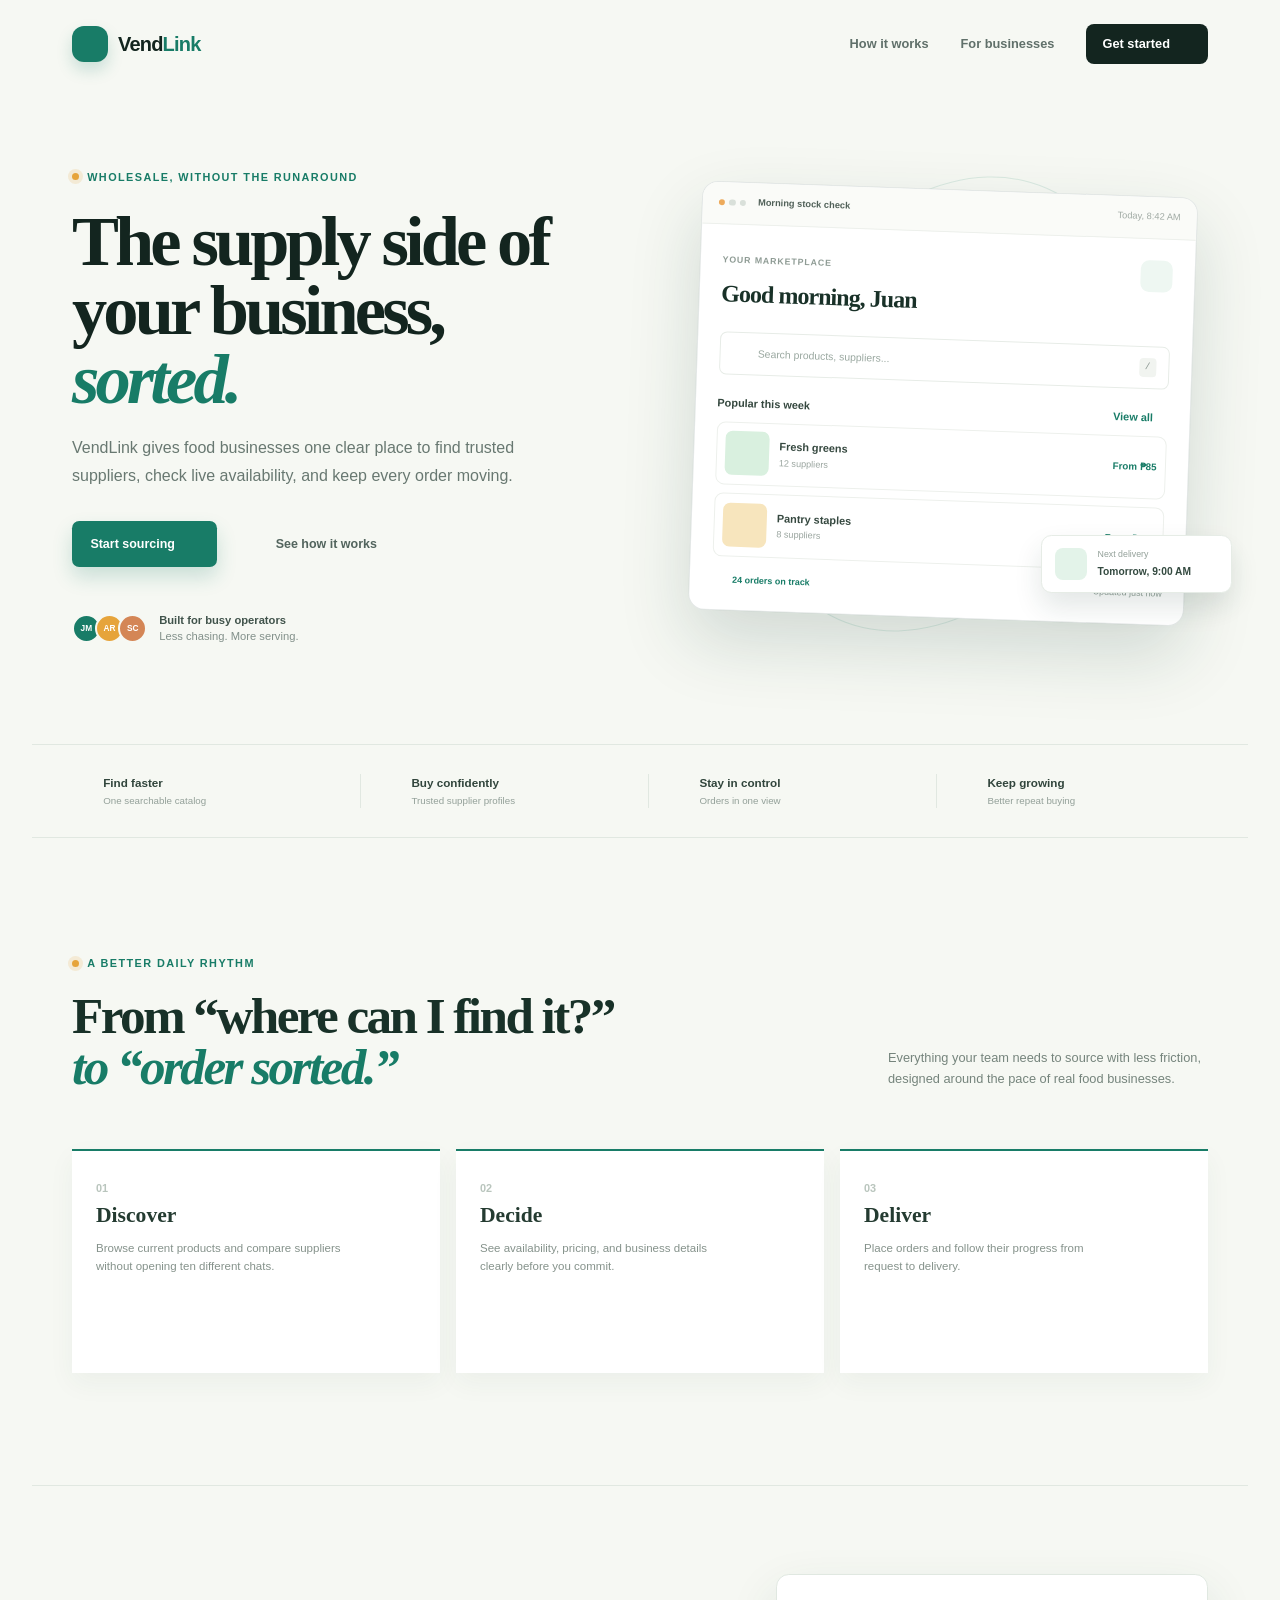
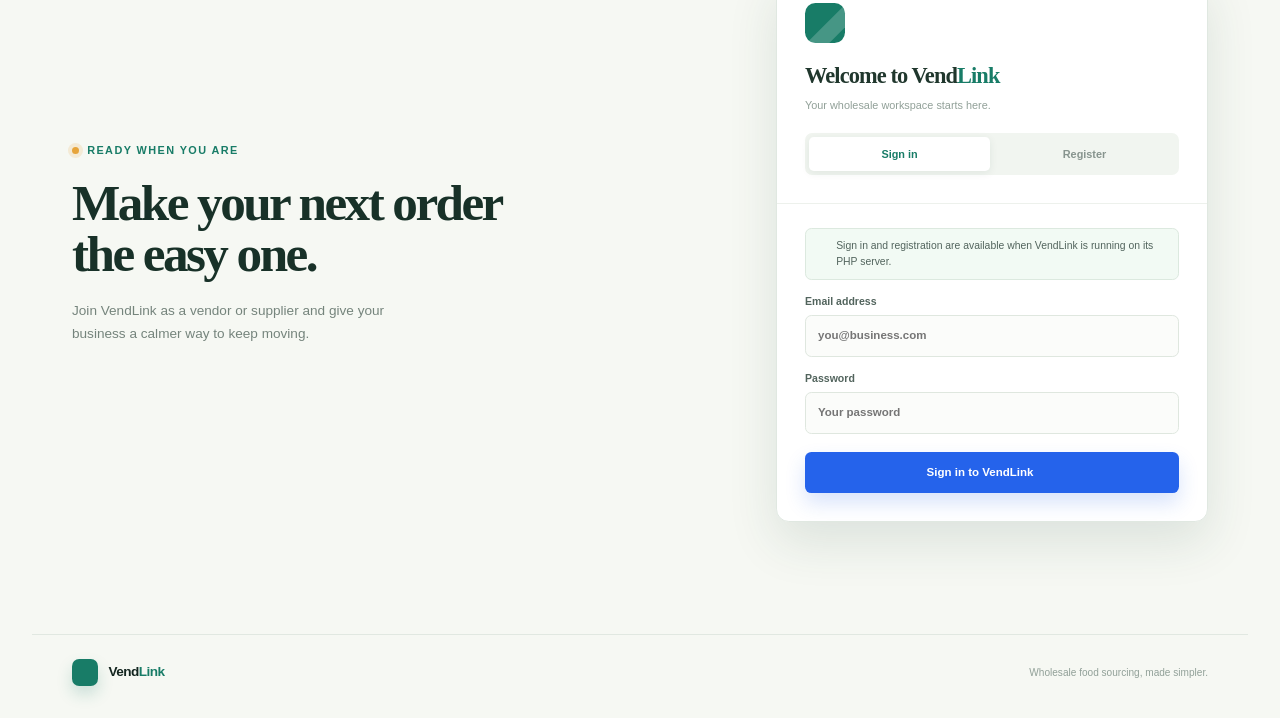
<file: index.html>
<!DOCTYPE html>
<html lang="en">
<head>
  <meta charset="UTF-8">
  <meta name="viewport" content="width=device-width, initial-scale=1.0">
  <meta name="description" content="VendLink connects food businesses with trusted wholesale suppliers.">
  <title>VendLink | The supply side of your business</title>
  <link rel="stylesheet" href="./assets/css/style.css">
  <style>
    * { box-sizing: border-box; }
    html { scroll-behavior: smooth; }
    body { margin: 0; }
    .landing-page { min-height: 100vh; overflow-x: hidden; color: #13251f; background: #f6f8f3; font-family: Georgia, "Times New Roman", serif; }
    .landing-page a { text-decoration: none; }
    .landing-page svg { display: block; width: 1em; height: 1em; }
    .landing-page .hidden { display: none !important; }
    .landing-nav { display: flex; align-items: center; justify-content: space-between; max-width: 76rem; margin: 0 auto; padding: 1.5rem 2.5rem; }
    .landing-brand { display: inline-flex; align-items: center; gap: .625rem; color: #13251f; font-family: "Trebuchet MS", sans-serif; font-size: 1.25rem; font-weight: 900; letter-spacing: -.04em; }
    .landing-brand > span:last-child > span, .landing-auth-card h2 > span { color: #187c67; }
    .landing-brand-mark { display: inline-flex; align-items: center; justify-content: center; width: 2.25rem; height: 2.25rem; color: #fff; background: #187c67; border-radius: .75rem; box-shadow: 0 8px 16px rgba(24,124,103,.2); }
    .landing-nav-links { display: flex; align-items: center; gap: 2rem; font-family: "Trebuchet MS", sans-serif; font-size: .8rem; font-weight: 700; }
    .landing-nav-links > a { color: #60706a; }.landing-nav-links > a:hover { color: #187c67; }
    .landing-nav-cta { display: inline-flex; align-items: center; gap: .375rem; padding: .65rem 1rem; color: #fff !important; background: #13251f; border-radius: .5rem; }
    .landing-hero { display: grid; grid-template-columns: minmax(0,1fr) minmax(28rem,1fr); align-items: center; gap: clamp(2rem,6vw,7rem); max-width: 76rem; min-height: 41rem; margin: 0 auto; padding: 3.5rem 2.5rem 5rem; }
    .landing-hero-copy { position: relative; z-index: 1; max-width: 35rem; }.landing-eyebrow { display: inline-flex; align-items: center; gap: .5rem; color: #187c67; font-family: "Trebuchet MS", sans-serif; font-size: .68rem; font-weight: 900; letter-spacing: .13em; text-transform: uppercase; }.landing-eyebrow > span { width: .45rem; height: .45rem; background: #e6a43b; border-radius: 50%; }
    .landing-hero h1 { margin: 1.25rem 0; color: #13251f; font-size: clamp(3.2rem,5.5vw,5.25rem); font-weight: 700; line-height: .98; letter-spacing: -.055em; }.landing-hero h1 em,.landing-section-heading h2 em { color: #187c67; font-style: italic; }.landing-lede { max-width: 31rem; margin: 0; color: #687871; font-family: "Trebuchet MS", sans-serif; font-size: 1rem; line-height: 1.7; }
    .landing-actions { display: flex; align-items: center; gap: 1rem; margin-top: 2rem; font-family: "Trebuchet MS", sans-serif; }.landing-button { display: inline-flex; align-items: center; gap: .5rem; min-height: 2.9rem; padding: .75rem 1.15rem; border-radius: .45rem; font-size: .78rem; font-weight: 800; }.landing-button-primary { color: #fff; background: #187c67; box-shadow: 0 10px 20px rgba(24,124,103,.2); }.landing-button-quiet { color: #52645d; }
    .landing-proof { display: flex; align-items: center; gap: .75rem; margin-top: 2.8rem; color: #82908a; font-family: "Trebuchet MS", sans-serif; font-size: .7rem; line-height: 1.45; }.landing-proof strong { color: #40534b; }.landing-avatars { display: flex; }.landing-avatars span { display: inline-flex; align-items: center; justify-content: center; width: 1.8rem; height: 1.8rem; margin-left: -.35rem; color: #fff; border: 2px solid #f6f8f3; border-radius: 50%; background: #d48656; font-size: .52rem; font-weight: 900; }.landing-avatars span:first-child { margin-left: 0; background: #187c67; }.landing-avatars span:nth-child(2) { background: #e6a43b; }
    .inventory-scene { position: relative; min-height: 30rem; display: flex; align-items: center; justify-content: center; }.inventory-orbit { position: absolute; border: 1px solid rgba(24,124,103,.13); border-radius: 50%; }.inventory-orbit-one { width: 29rem; height: 19rem; transform: rotate(-18deg); }.inventory-orbit-two { width: 22rem; height: 30rem; transform: rotate(28deg); }.inventory-window { position: relative; z-index: 1; width: min(100%,31rem); overflow: hidden; border: 1px solid rgba(26,58,48,.12); border-radius: 1rem; background: #fff; box-shadow: 0 30px 70px rgba(21,60,48,.16); transform: rotate(2deg); }.inventory-window-top { display: flex; align-items: center; gap: .75rem; height: 2.6rem; padding: 0 1rem; border-bottom: 1px solid #edf0ec; background: #fafbf8; font-family: "Trebuchet MS", sans-serif; font-size: .58rem; }.window-dots { display: flex; gap: .25rem; }.window-dots i { width: .4rem; height: .4rem; border-radius: 50%; background: #d9e0da; }.window-dots i:first-child { background: #edaa5b; }.window-date { margin-left: auto; color: #a0aaa4; }.inventory-window-body { padding: 1.35rem; }.inventory-heading { display: flex; justify-content: space-between; align-items: flex-start; }.inventory-heading small { color: #8e9b94; font-family: "Trebuchet MS", sans-serif; font-size: .55rem; font-weight: 900; letter-spacing: .1em; }.inventory-heading h2 { margin: .35rem 0 1.25rem; color: #193128; font-size: 1.5rem; letter-spacing: -.04em; }.inventory-bell { display: inline-flex; padding: .5rem; color: #187c67; background: #eef7f2; border-radius: .55rem; }
    .inventory-search { display: flex; align-items: center; gap: .55rem; padding: .7rem .8rem; color: #9aa8a0; border: 1px solid #e7ece7; border-radius: .45rem; font-family: "Trebuchet MS", sans-serif; font-size: .65rem; }.inventory-search kbd { margin-left: auto; padding: .15rem .35rem; color: #87948e; background: #f1f4f0; border-radius: .25rem; }.inventory-label-row { display: flex; justify-content: space-between; margin: 1.25rem 0 .65rem; font-family: "Trebuchet MS", sans-serif; font-size: .68rem; }.inventory-label-row a { color: #187c67; }.inventory-products { display: grid; gap: .5rem; }.inventory-product { display: flex; align-items: center; gap: .6rem; padding: .55rem; border: 1px solid #edf0ec; border-radius: .55rem; font-family: "Trebuchet MS", sans-serif; }.inventory-product > div:nth-child(2) { display: flex; flex-direction: column; gap: .15rem; }.inventory-product strong,.inventory-product small { display: block; }.inventory-product strong { color: #35483f; font-size: .68rem; }.inventory-product small { color: #9aa59f; font-size: .57rem; }.inventory-product b { margin-left: auto; color: #187c67; font-size: .61rem; }.product-art { display: inline-flex; align-items: center; justify-content: center; width: 2.75rem; height: 2.75rem; border-radius: .45rem; }.product-art-greens { color: #187c67; background: #d9f0df; }.product-art-grain { color: #bc7928; background: #f7e5bd; }.inventory-status { display: flex; justify-content: space-between; margin-top: 1rem; color: #91a098; font-family: "Trebuchet MS", sans-serif; font-size: .56rem; }.inventory-status span:first-child { color: #187c67; }.inventory-float { position: absolute; z-index: 2; right: -1.5rem; bottom: 3.2rem; display: flex; align-items: center; gap: .65rem; padding: .75rem .85rem; color: #52645d; background: #fff; border: 1px solid #e6ece6; border-radius: .65rem; box-shadow: 0 14px 28px rgba(21,60,48,.12); font-family: "Trebuchet MS", sans-serif; }.inventory-float small,.inventory-float strong { display: block; }.inventory-float small { color: #93a099; font-size: .55rem; }.inventory-float strong { color: #344a40; font-size: .64rem; }.float-icon { display: inline-flex; padding: .5rem; color: #187c67; background: #e3f3e9; border-radius: .5rem; }
    .landing-ribbon { display: grid; grid-template-columns: repeat(4,1fr); gap: 1rem; max-width: 76rem; margin: 0 auto; padding: 1.8rem 2.5rem; border-top: 1px solid #e1e8e1; border-bottom: 1px solid #e1e8e1; }.landing-ribbon > div { display: flex; align-items: center; gap: .7rem; padding-left: 1.2rem; border-left: 1px solid #e1e8e1; }.landing-ribbon > div:first-child { padding-left: 0; border-left: 0; }.landing-ribbon svg { color: #187c67; }.landing-ribbon strong,.landing-ribbon small { display: block; font-family: "Trebuchet MS", sans-serif; }.landing-ribbon strong { color: #31453c; font-size: .73rem; }.landing-ribbon small { color: #93a099; font-size: .61rem; }
    .landing-process { max-width: 76rem; margin: 0 auto; padding: 7rem 2.5rem; }.landing-section-heading { display: flex; align-items: flex-end; justify-content: space-between; gap: 2rem; }.landing-section-heading h2,.access-intro h2 { margin: 1rem 0 0; color: #183128; font-size: clamp(2.2rem,4vw,3.5rem); line-height: 1; letter-spacing: -.05em; }.landing-section-heading > p { max-width: 20rem; margin: 0 0 .15rem; color: #75847c; font-family: "Trebuchet MS", sans-serif; font-size: .8rem; line-height: 1.7; }.process-grid { display: grid; grid-template-columns: repeat(3,1fr); gap: 1rem; margin-top: 3.5rem; }.process-grid article { min-height: 14rem; padding: 1.5rem; border-top: 2px solid #187c67; background: #fff; box-shadow: 0 10px 25px rgba(40,75,61,.05); }.process-grid article > span { color: #b9c5bd; font-family: "Trebuchet MS", sans-serif; font-size: .68rem; font-weight: 900; }.process-grid article > svg { width: 1.5rem; height: 1.5rem; margin: 2rem 0 1rem; color: #187c67; }.process-grid h3 { margin: 0; color: #243b31; font-size: 1.35rem; }.process-grid p { color: #85928b; font-family: "Trebuchet MS", sans-serif; font-size: .72rem; line-height: 1.6; }
    .access-section { display: grid; grid-template-columns: minmax(0,1fr) minmax(20rem,27rem); align-items: center; gap: 6rem; max-width: 76rem; margin: 0 auto; padding: 5.5rem 2.5rem 7rem; border-top: 1px solid #e1e8e1; }.access-intro { max-width: 30rem; }.access-intro p { max-width: 23rem; margin-top: 1.25rem; color: #75847c; font-family: "Trebuchet MS", sans-serif; font-size: .85rem; line-height: 1.7; }.landing-auth-card { overflow: hidden; border: 1px solid #e0e8e1; border-radius: .8rem; background: #fff; box-shadow: 0 20px 50px rgba(30,75,57,.12); }.landing-auth-card .auth-card-header { padding: 1.75rem; border-bottom: 1px solid #edf1ec; }.landing-auth-card .auth-logo { display: inline-flex; padding: .7rem; margin-bottom: 1rem; color: #fff; background: #187c67; border-radius: .65rem; }.landing-auth-card h2 { margin: 0; color: #20372d; font-size: 1.4rem; }.landing-auth-card .auth-subtitle { color: #91a098; font-family: "Trebuchet MS", sans-serif; font-size: .68rem; }.auth-tabs { display: flex; gap: .25rem; padding: .25rem; background: #f1f5f0; border-radius: .45rem; font-family: "Trebuchet MS", sans-serif; }.auth-tabs button { flex: 1; padding: .55rem; border: 0; border-radius: .3rem; background: transparent; font-weight: 800; }.auth-tabs button.active { color: #187c67; background: #fff; }.auth-card-body { padding: 1.5rem 1.75rem 1.75rem; }.auth-card-body form { display: grid; gap: .85rem; }.auth-card-body label { display: grid; gap: .35rem; color: #52645d; font-family: "Trebuchet MS", sans-serif; font-size: .66rem; font-weight: 800; }.auth-card-body input,.auth-card-body select { width: 100%; padding: .7rem .75rem; border: 1px solid #dfe7df; border-radius: .4rem; background: #fbfcfa; font-family: "Trebuchet MS", sans-serif; }.auth-submit { display: inline-flex; align-items: center; justify-content: center; gap: .5rem; padding: .75rem; color: #fff; border: 0; border-radius: .4rem; background: #187c67; font-weight: 800; }.error-box { display: flex; gap: .4rem; align-items: center; margin-bottom: .85rem; padding: .6rem; color: #52645d; border: 1px solid #dce9df; border-radius: .4rem; background: #f2faf4; font-family: "Trebuchet MS", sans-serif; font-size: .65rem; }
    .landing-footer { display: flex; align-items: center; justify-content: space-between; max-width: 76rem; margin: 0 auto; padding: 1.5rem 2.5rem 2rem; border-top: 1px solid #e1e8e1; color: #91a098; font-family: "Trebuchet MS", sans-serif; font-size: .63rem; }.landing-footer .landing-brand { font-size: .85rem; }.landing-footer .landing-brand-mark { width: 1.65rem; height: 1.65rem; border-radius: .45rem; }
    @media (max-width: 900px) { .landing-hero { grid-template-columns: 1fr; gap: 3rem; padding-top: 3rem; }.landing-hero-copy { max-width: 40rem; }.access-section { gap: 3rem; } }
    @media (max-width: 700px) { .landing-nav { padding: 1.1rem 1.25rem; }.landing-nav-links > a:not(.landing-nav-cta) { display: none; }.landing-hero,.landing-process,.access-section { padding-right: 1.25rem; padding-left: 1.25rem; }.landing-hero h1 { font-size: clamp(2.9rem,13vw,4.2rem); }.landing-ribbon { grid-template-columns: repeat(2,1fr); padding: 1.25rem; }.landing-ribbon > div:nth-child(3) { padding-left: 0; border-left: 0; }.landing-section-heading,.access-section { display: grid; grid-template-columns: 1fr; }.landing-section-heading > p { margin-top: 1.5rem; }.process-grid { grid-template-columns: 1fr; margin-top: 2rem; }.process-grid article { min-height: 0; }.access-section { padding-top: 4rem; padding-bottom: 4rem; }.landing-footer { align-items: flex-start; flex-direction: column; gap: .8rem; padding-right: 1.25rem; padding-left: 1.25rem; }.inventory-float { right: -.25rem; bottom: 1.5rem; }.inventory-window { transform: rotate(0); } }
  </style>
  <script src="./assets/js/lucide-static.js"></script>
</head>
<body class="landing-page">
  <header class="landing-nav">
    <a href="index.html" class="landing-brand" aria-label="VendLink home"><span class="landing-brand-mark"><i data-lucide="boxes" class="w-5 h-5"></i></span><span>Vend<span>Link</span></span></a>
    <nav class="landing-nav-links" aria-label="Landing page navigation"><a href="#how-it-works">How it works</a><a href="#for-businesses">For businesses</a><a href="#access" class="landing-nav-cta">Get started <i data-lucide="arrow-up-right" class="w-4 h-4"></i></a></nav>
  </header>

  <main>
    <section class="landing-hero" id="for-businesses">
      <div class="landing-hero-copy"><div class="landing-eyebrow"><span></span> Wholesale, without the runaround</div><h1>The supply side of your business, <em>sorted.</em></h1><p class="landing-lede">VendLink gives food businesses one clear place to find trusted suppliers, check live availability, and keep every order moving.</p><div class="landing-actions"><a href="#access" class="landing-button landing-button-primary">Start sourcing <i data-lucide="arrow-right" class="w-4 h-4"></i></a><a href="#how-it-works" class="landing-button landing-button-quiet"><i data-lucide="play-circle" class="w-4 h-4"></i> See how it works</a></div><div class="landing-proof"><div class="landing-avatars"><span>JM</span><span>AR</span><span>SC</span></div><span><strong>Built for busy operators</strong><br>Less chasing. More serving.</span></div></div>
      <div class="inventory-scene" aria-label="VendLink marketplace preview"><div class="inventory-orbit inventory-orbit-one"></div><div class="inventory-orbit inventory-orbit-two"></div><div class="inventory-window"><div class="inventory-window-top"><span class="window-dots"><i></i><i></i><i></i></span><span class="window-title">Morning stock check</span><span class="window-date">Today, 8:42 AM</span></div><div class="inventory-window-body"><div class="inventory-heading"><div><small>YOUR MARKETPLACE</small><h2>Good morning, Juan</h2></div><span class="inventory-bell"><i data-lucide="bell" class="w-4 h-4"></i></span></div><div class="inventory-search"><i data-lucide="search" class="w-4 h-4"></i><span>Search products, suppliers...</span><kbd>/</kbd></div><div class="inventory-label-row"><strong>Popular this week</strong><a href="#access">View all <i data-lucide="arrow-up-right" class="w-3 h-3"></i></a></div><div class="inventory-products"><div class="inventory-product"><div class="product-art product-art-greens"><i data-lucide="leaf" class="w-7 h-7"></i></div><div><strong>Fresh greens</strong><small>12 suppliers</small></div><b>From ₱85</b></div><div class="inventory-product"><div class="product-art product-art-grain"><i data-lucide="wheat" class="w-7 h-7"></i></div><div><strong>Pantry staples</strong><small>8 suppliers</small></div><b>From ₱120</b></div></div><div class="inventory-status"><span><i data-lucide="circle-check" class="w-4 h-4"></i> 24 orders on track</span><span>Updated just now</span></div></div></div><div class="inventory-float"><span class="float-icon"><i data-lucide="truck" class="w-4 h-4"></i></span><span><small>Next delivery</small><strong>Tomorrow, 9:00 AM</strong></span><i data-lucide="check" class="w-4 h-4"></i></div></div>
    </section>

    <section class="landing-ribbon" aria-label="VendLink benefits"><div><i data-lucide="scan-search" class="w-5 h-5"></i><span><strong>Find faster</strong><small>One searchable catalog</small></span></div><div><i data-lucide="badge-check" class="w-5 h-5"></i><span><strong>Buy confidently</strong><small>Trusted supplier profiles</small></span></div><div><i data-lucide="route" class="w-5 h-5"></i><span><strong>Stay in control</strong><small>Orders in one view</small></span></div><div><i data-lucide="repeat-2" class="w-5 h-5"></i><span><strong>Keep growing</strong><small>Better repeat buying</small></span></div></section>

    <section class="landing-process" id="how-it-works"><div class="landing-section-heading"><div><span class="landing-eyebrow"><span></span> A better daily rhythm</span><h2>From “where can I find it?”<br><em>to “order sorted.”</em></h2></div><p>Everything your team needs to source with less friction, designed around the pace of real food businesses.</p></div><div class="process-grid"><article><span>01</span><i data-lucide="search"></i><h3>Discover</h3><p>Browse current products and compare suppliers without opening ten different chats.</p></article><article><span>02</span><i data-lucide="sliders-horizontal"></i><h3>Decide</h3><p>See availability, pricing, and business details clearly before you commit.</p></article><article><span>03</span><i data-lucide="package-check"></i><h3>Deliver</h3><p>Place orders and follow their progress from request to delivery.</p></article></div></section>

    <section class="access-section" id="access"><div class="access-intro"><span class="landing-eyebrow"><span></span> Ready when you are</span><h2>Make your next order the easy one.</h2><p>Join VendLink as a vendor or supplier and give your business a calmer way to keep moving.</p></div><div class="auth-card landing-auth-card"><div class="auth-card-header"><div class="auth-logo"><i data-lucide="boxes" class="w-6 h-6"></i></div><h2>Welcome to Vend<span>Link</span></h2><p class="auth-subtitle">Your wholesale workspace starts here.</p><div class="auth-tabs"><button id="tabLogin" class="active" onclick="switchTab('login')">Sign in</button><button id="tabSignup" onclick="switchTab('signup')">Register</button></div></div><div class="auth-card-body"><div id="staticNotice" class="error-box"><i data-lucide="info" class="w-4 h-4"></i><span>Sign in and registration are available when VendLink is running on its PHP server.</span></div><form id="loginForm" onsubmit="showStaticNotice(event)"><label>Email address<input type="email" required placeholder="you@business.com"></label><label>Password<input type="password" required placeholder="Your password"></label><button type="submit" class="auth-submit">Sign in to VendLink <i data-lucide="arrow-right" class="w-4 h-4"></i></button></form><form id="signupForm" onsubmit="showStaticNotice(event)" class="hidden"><label>Full name<input type="text" required placeholder="Juan Dela Cruz"></label><label>Email address<input type="email" required placeholder="you@business.com"></label><label>Password<input type="password" minlength="6" required placeholder="Min 6 characters"></label><label>Account role<select><option>Vendor (Food Stand / Restaurant)</option><option>Supplier (Distributor / Producer)</option></select></label><label>Business name<input type="text" placeholder="Fresh Harvest Mart"></label><button type="submit" class="auth-submit">Create your account <i data-lucide="arrow-right" class="w-4 h-4"></i></button></form></div></div></section>
  </main>
  <footer class="landing-footer"><span class="landing-brand"><span class="landing-brand-mark"><i data-lucide="boxes" class="w-4 h-4"></i></span><span>Vend<span>Link</span></span></span><span>Wholesale food sourcing, made simpler.</span></footer>

  <script>
    lucide.createIcons();
    function switchTab(tab) { document.getElementById('loginForm').classList.toggle('hidden', tab !== 'login'); document.getElementById('signupForm').classList.toggle('hidden', tab !== 'signup'); document.getElementById('tabLogin').classList.toggle('active', tab === 'login'); document.getElementById('tabSignup').classList.toggle('active', tab === 'signup'); }
    function showStaticNotice(event) { event.preventDefault(); localStorage.setItem('vendlink-user', 'Juan Dela Cruz'); window.location.href = 'marketplace.html'; }
  </script>
</body>
</html>
</file>
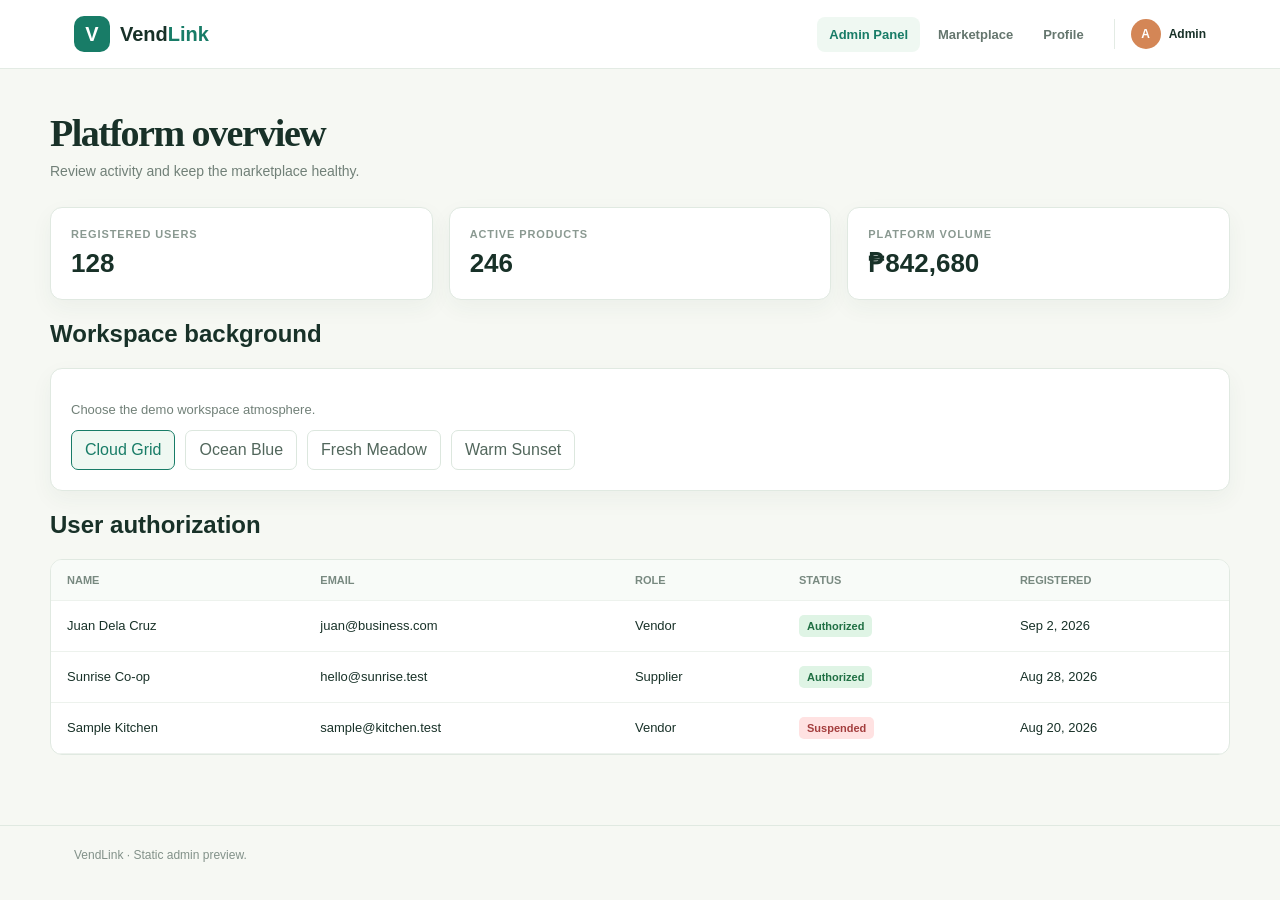
<file: admin.html>
<!doctype html><html lang="en"><head><meta charset="utf-8"><meta name="viewport" content="width=device-width,initial-scale=1"><title>Admin Panel | VendLink</title><link rel="stylesheet" href="./assets/css/static.css"></head><body><header class="static-header"><div class="static-shell static-header-inner"><a class="static-brand" href="admin.html"><span class="static-brand-mark">V</span><span>Vend<span>Link</span></span></a><nav class="static-nav"><a class="active" href="admin.html">Admin Panel</a><a href="marketplace.html">Marketplace</a><a href="profile.html">Profile</a><span class="static-user"><span class="static-avatar">A</span> Admin</span></nav></div></header><main class="static-shell static-main"><div class="static-heading"><div><h1>Platform overview</h1><p>Review activity and keep the marketplace healthy.</p></div></div><div class="static-grid"><div class="static-card"><small>Registered users</small><strong>128</strong></div><div class="static-card"><small>Active products</small><strong>246</strong></div><div class="static-card"><small>Platform volume</small><strong>₱842,680</strong></div></div><h2>Workspace background</h2><section class="static-card"><p style="color:#718078;font-size:13px">Choose the demo workspace atmosphere.</p><div class="settings-row"><button data-background="cloud" onclick="setBackground('cloud')">Cloud Grid</button><button data-background="ocean" onclick="setBackground('ocean')">Ocean Blue</button><button data-background="meadow" onclick="setBackground('meadow')">Fresh Meadow</button><button data-background="sunset" onclick="setBackground('sunset')">Warm Sunset</button></div></section><h2>User authorization</h2><div class="table-wrap"><table class="static-table"><thead><tr><th>Name</th><th>Email</th><th>Role</th><th>Status</th><th>Registered</th></tr></thead><tbody><tr><td>Juan Dela Cruz</td><td>juan@business.com</td><td>Vendor</td><td><span class="status authorized">Authorized</span></td><td>Sep 2, 2026</td></tr><tr><td>Sunrise Co-op</td><td>hello@sunrise.test</td><td>Supplier</td><td><span class="status authorized">Authorized</span></td><td>Aug 28, 2026</td></tr><tr><td>Sample Kitchen</td><td>sample@kitchen.test</td><td>Vendor</td><td><span class="status suspended">Suspended</span></td><td>Aug 20, 2026</td></tr></tbody></table></div></main><footer class="static-footer"><div class="static-shell">VendLink · Static admin preview.</div></footer><script src="./assets/js/static-app.js"></script></body></html>
</file>
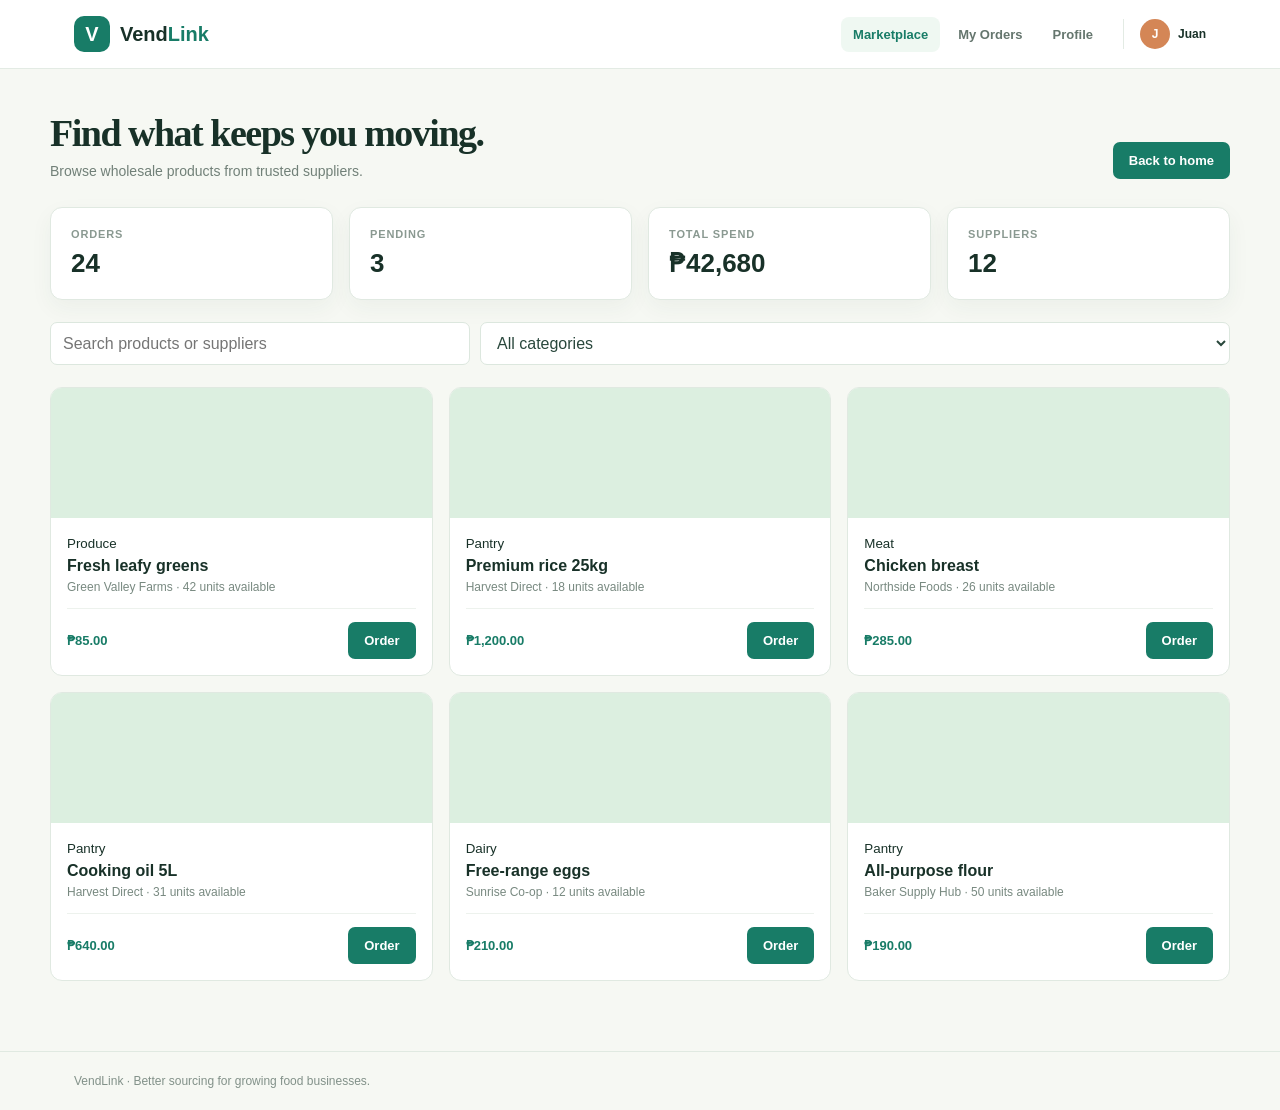
<file: marketplace.html>
<!doctype html><html lang="en"><head><meta charset="utf-8"><meta name="viewport" content="width=device-width,initial-scale=1"><title>Marketplace | VendLink</title><link rel="stylesheet" href="./assets/css/static.css"></head><body><header class="static-header"><div class="static-shell static-header-inner"><a class="static-brand" href="marketplace.html"><span class="static-brand-mark">V</span><span>Vend<span>Link</span></span></a><nav class="static-nav"><a class="active" href="marketplace.html">Marketplace</a><a href="orders.html">My Orders</a><a href="profile.html">Profile</a><span class="static-user"><span class="static-avatar">J</span> Juan</span></nav></div></header><main class="static-shell static-main"><div class="static-heading"><div><h1>Find what keeps you moving.</h1><p>Browse wholesale products from trusted suppliers.</p></div><a class="static-button" href="index.html">Back to home</a></div><div class="static-grid four"><div class="static-card"><small>Orders</small><strong>24</strong></div><div class="static-card"><small>Pending</small><strong>3</strong></div><div class="static-card"><small>Total spend</small><strong>₱42,680</strong></div><div class="static-card"><small>Suppliers</small><strong>12</strong></div></div><div class="toolbar"><input id="search" placeholder="Search products or suppliers"><select id="category"><option value="all">All categories</option><option>Produce</option><option>Pantry</option><option>Meat</option><option>Dairy</option></select></div><section id="products" class="products"></section></main><footer class="static-footer"><div class="static-shell">VendLink · Better sourcing for growing food businesses.</div></footer><script src="./assets/js/lucide-static.js"></script><script src="./assets/js/static-app.js"></script></body></html>
</file>
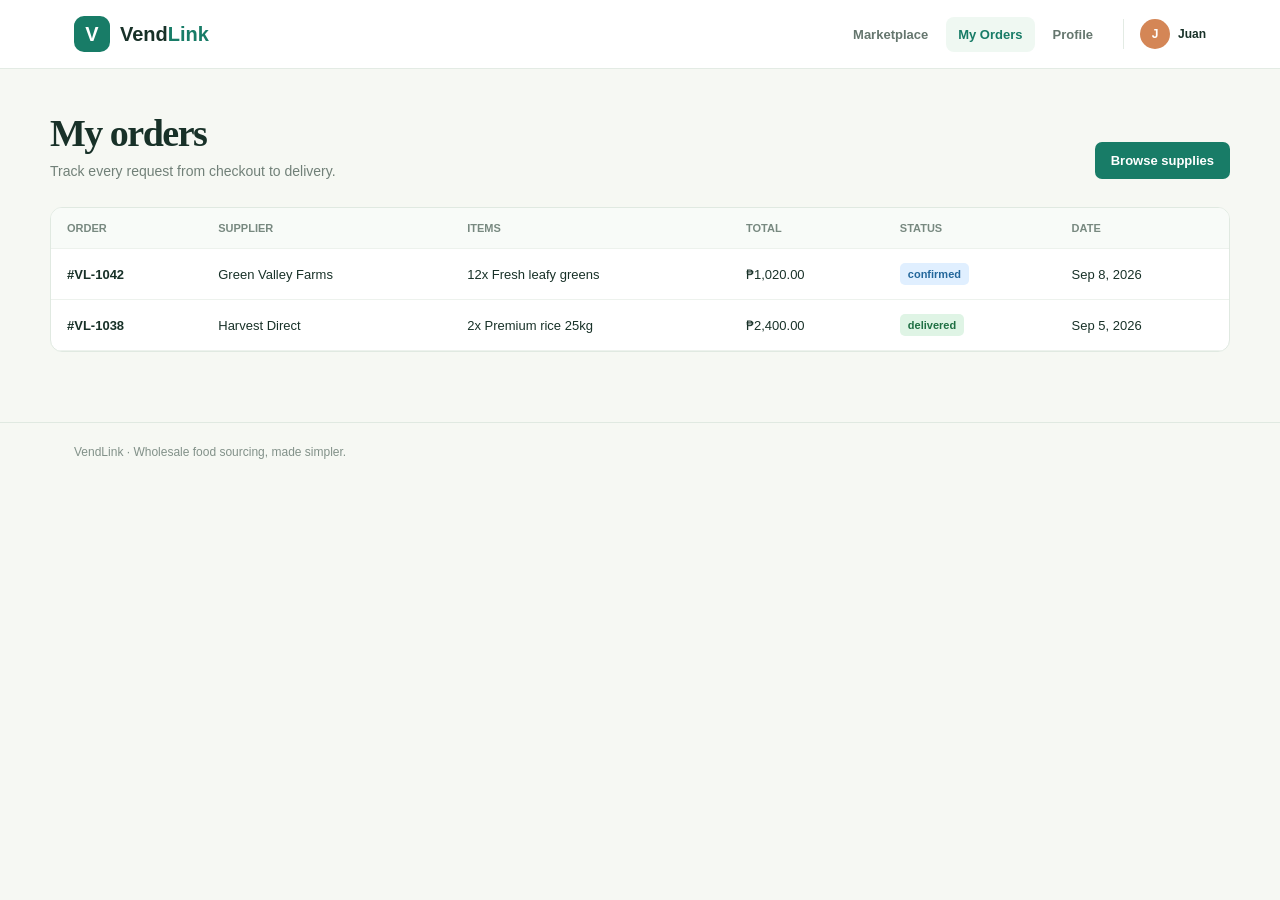
<file: orders.html>
<!doctype html><html lang="en"><head><meta charset="utf-8"><meta name="viewport" content="width=device-width,initial-scale=1"><title>My Orders | VendLink</title><link rel="stylesheet" href="./assets/css/static.css"></head><body><header class="static-header"><div class="static-shell static-header-inner"><a class="static-brand" href="marketplace.html"><span class="static-brand-mark">V</span><span>Vend<span>Link</span></span></a><nav class="static-nav"><a href="marketplace.html">Marketplace</a><a class="active" href="orders.html">My Orders</a><a href="profile.html">Profile</a><span class="static-user"><span class="static-avatar">J</span> Juan</span></nav></div></header><main class="static-shell static-main"><div class="static-heading"><div><h1>My orders</h1><p>Track every request from checkout to delivery.</p></div><a class="static-button" href="marketplace.html">Browse supplies</a></div><div class="table-wrap"><table class="static-table"><thead><tr><th>Order</th><th>Supplier</th><th>Items</th><th>Total</th><th>Status</th><th>Date</th></tr></thead><tbody id="orders"></tbody></table></div></main><footer class="static-footer"><div class="static-shell">VendLink · Wholesale food sourcing, made simpler.</div></footer><script src="./assets/js/lucide-static.js"></script><script src="./assets/js/static-app.js"></script></body></html>
</file>
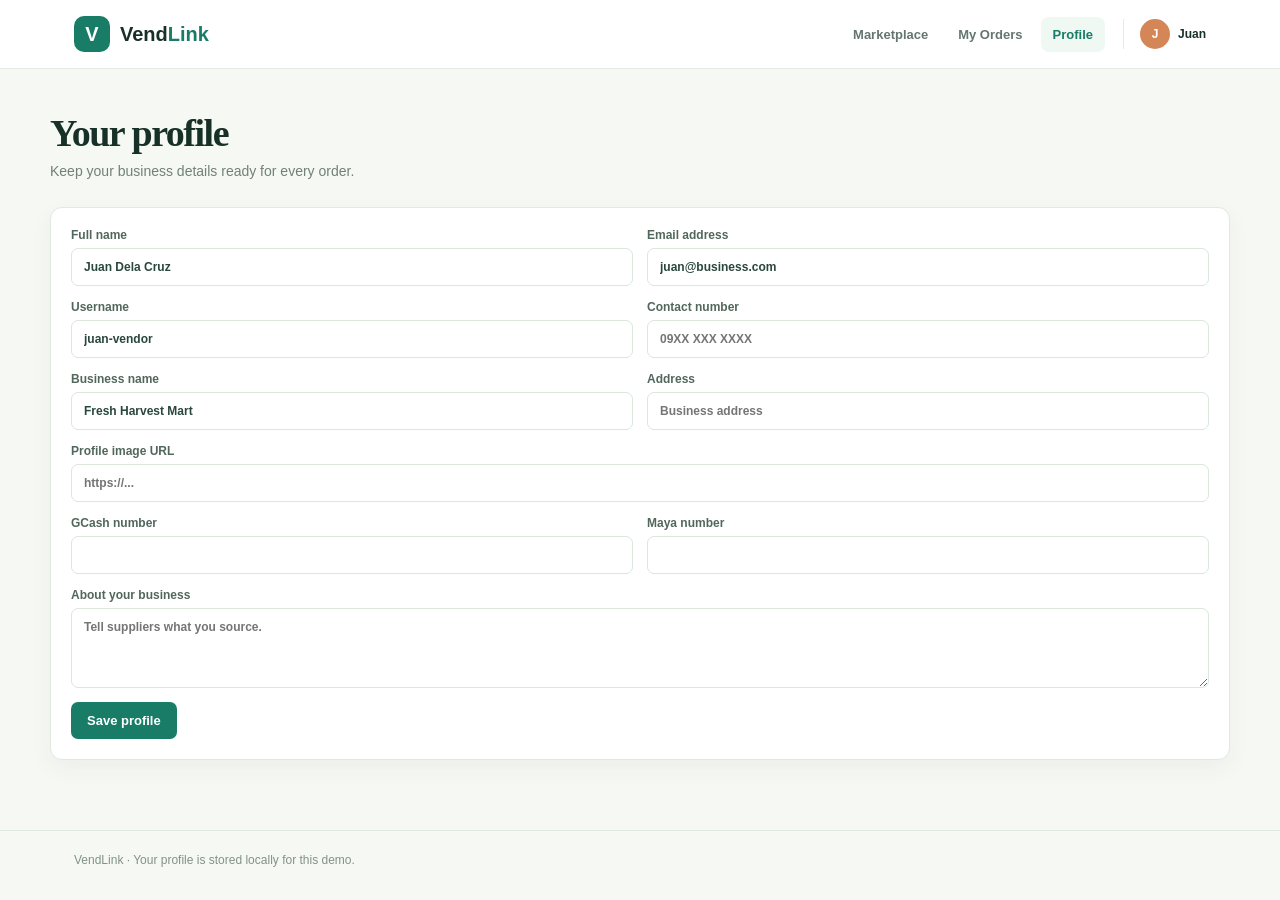
<file: profile.html>
<!doctype html><html lang="en"><head><meta charset="utf-8"><meta name="viewport" content="width=device-width,initial-scale=1"><title>Profile | VendLink</title><link rel="stylesheet" href="./assets/css/static.css"></head><body><header class="static-header"><div class="static-shell static-header-inner"><a class="static-brand" href="marketplace.html"><span class="static-brand-mark">V</span><span>Vend<span>Link</span></span></a><nav class="static-nav"><a href="marketplace.html">Marketplace</a><a href="orders.html">My Orders</a><a class="active" href="profile.html">Profile</a><span class="static-user"><span class="static-avatar">J</span> Juan</span></nav></div></header><main class="static-shell static-main"><div class="static-heading"><div><h1>Your profile</h1><p>Keep your business details ready for every order.</p></div></div><div id="profileNotice" class="notice" hidden></div><section class="static-card"><form class="form-grid" onsubmit="saveProfile(event)"><label>Full name<input name="name" value="Juan Dela Cruz" required></label><label>Email address<input type="email" name="email" value="juan@business.com" required></label><label>Username<input name="username" value="juan-vendor"></label><label>Contact number<input name="contactNumber" placeholder="09XX XXX XXXX"></label><label>Business name<input name="businessName" value="Fresh Harvest Mart"></label><label>Address<input name="address" placeholder="Business address"></label><label class="wide">Profile image URL<input name="profileImage" placeholder="https://..."></label><label>GCash number<input name="gcashNumber"></label><label>Maya number<input name="paymayaNumber"></label><label class="wide">About your business<textarea name="about" rows="4" placeholder="Tell suppliers what you source."></textarea></label><div class="wide"><button class="static-button">Save profile</button></div></form></section></main><footer class="static-footer"><div class="static-shell">VendLink · Your profile is stored locally for this demo.</div></footer><script src="./assets/js/lucide-static.js"></script><script src="./assets/js/static-app.js"></script></body></html>
</file>
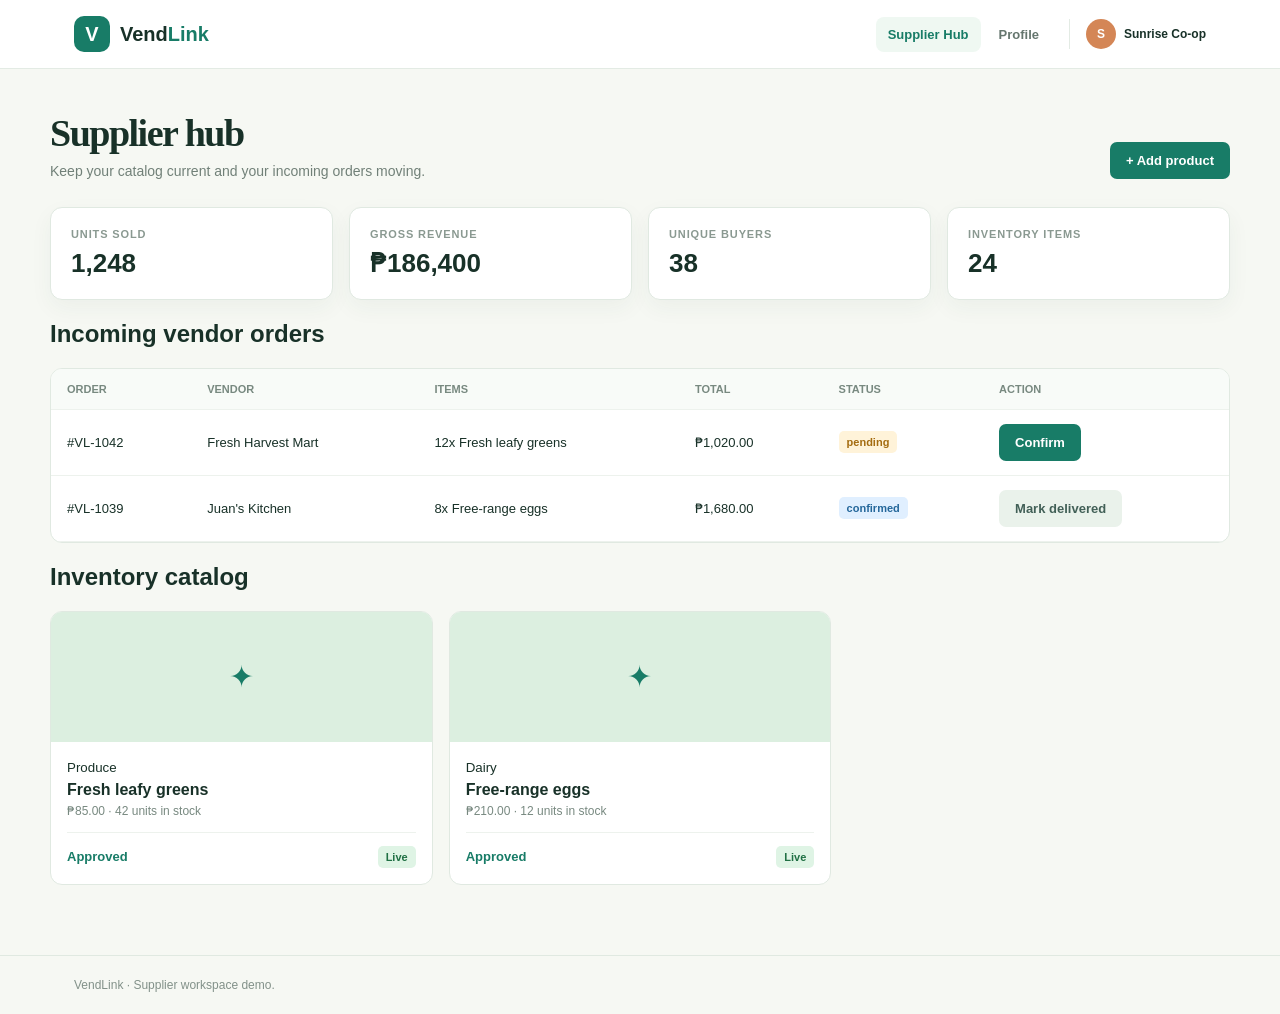
<file: supplier.html>
<!doctype html><html lang="en"><head><meta charset="utf-8"><meta name="viewport" content="width=device-width,initial-scale=1"><title>Supplier Hub | VendLink</title><link rel="stylesheet" href="./assets/css/static.css"></head><body><header class="static-header"><div class="static-shell static-header-inner"><a class="static-brand" href="supplier.html"><span class="static-brand-mark">V</span><span>Vend<span>Link</span></span></a><nav class="static-nav"><a class="active" href="supplier.html">Supplier Hub</a><a href="profile.html">Profile</a><span class="static-user"><span class="static-avatar">S</span> Sunrise Co-op</span></nav></div></header><main class="static-shell static-main"><div class="static-heading"><div><h1>Supplier hub</h1><p>Keep your catalog current and your incoming orders moving.</p></div><button class="static-button" onclick="addProduct()">+ Add product</button></div><div class="static-grid four"><div class="static-card"><small>Units sold</small><strong>1,248</strong></div><div class="static-card"><small>Gross revenue</small><strong>₱186,400</strong></div><div class="static-card"><small>Unique buyers</small><strong>38</strong></div><div class="static-card"><small>Inventory items</small><strong>24</strong></div></div><h2>Incoming vendor orders</h2><div class="table-wrap"><table class="static-table"><thead><tr><th>Order</th><th>Vendor</th><th>Items</th><th>Total</th><th>Status</th><th>Action</th></tr></thead><tbody id="supplierOrders"><tr><td>#VL-1042</td><td>Fresh Harvest Mart</td><td>12x Fresh leafy greens</td><td>₱1,020.00</td><td><span class="status pending" id="supplierStatus">pending</span></td><td><button class="static-button" onclick="confirmSupplierOrder()">Confirm</button></td></tr><tr><td>#VL-1039</td><td>Juan's Kitchen</td><td>8x Free-range eggs</td><td>₱1,680.00</td><td><span class="status confirmed">confirmed</span></td><td><button class="static-button secondary">Mark delivered</button></td></tr></tbody></table></div><h2>Inventory catalog</h2><section id="supplierProducts" class="products"><article class="product"><div class="product-art"><span style="font-size:30px">✦</span></div><div class="product-body"><small>Produce</small><h3>Fresh leafy greens</h3><p>₱85.00 · 42 units in stock</p><div class="product-foot"><span>Approved</span><span class="status authorized">Live</span></div></div></article><article class="product"><div class="product-art"><span style="font-size:30px">✦</span></div><div class="product-body"><small>Dairy</small><h3>Free-range eggs</h3><p>₱210.00 · 12 units in stock</p><div class="product-foot"><span>Approved</span><span class="status authorized">Live</span></div></div></article></section></main><footer class="static-footer"><div class="static-shell">VendLink · Supplier workspace demo.</div></footer><script src="./assets/js/lucide-static.js"></script><script>function confirmSupplierOrder(){document.querySelector('#supplierStatus').textContent='confirmed';document.querySelector('#supplierStatus').className='status confirmed'}function addProduct(){const name=prompt('Product name');if(!name)return;const card=document.createElement('article');card.className='product';card.innerHTML='<div class="product-art">✦</div><div class="product-body"><small>New product</small><h3></h3><p>Draft product · update details in your PHP dashboard</p><div class="product-foot"><span>Pending approval</span><span class="status">Draft</span></div></div>';card.querySelector('h3').textContent=name;document.querySelector('#supplierProducts').appendChild(card)}</script></body></html>
</file>
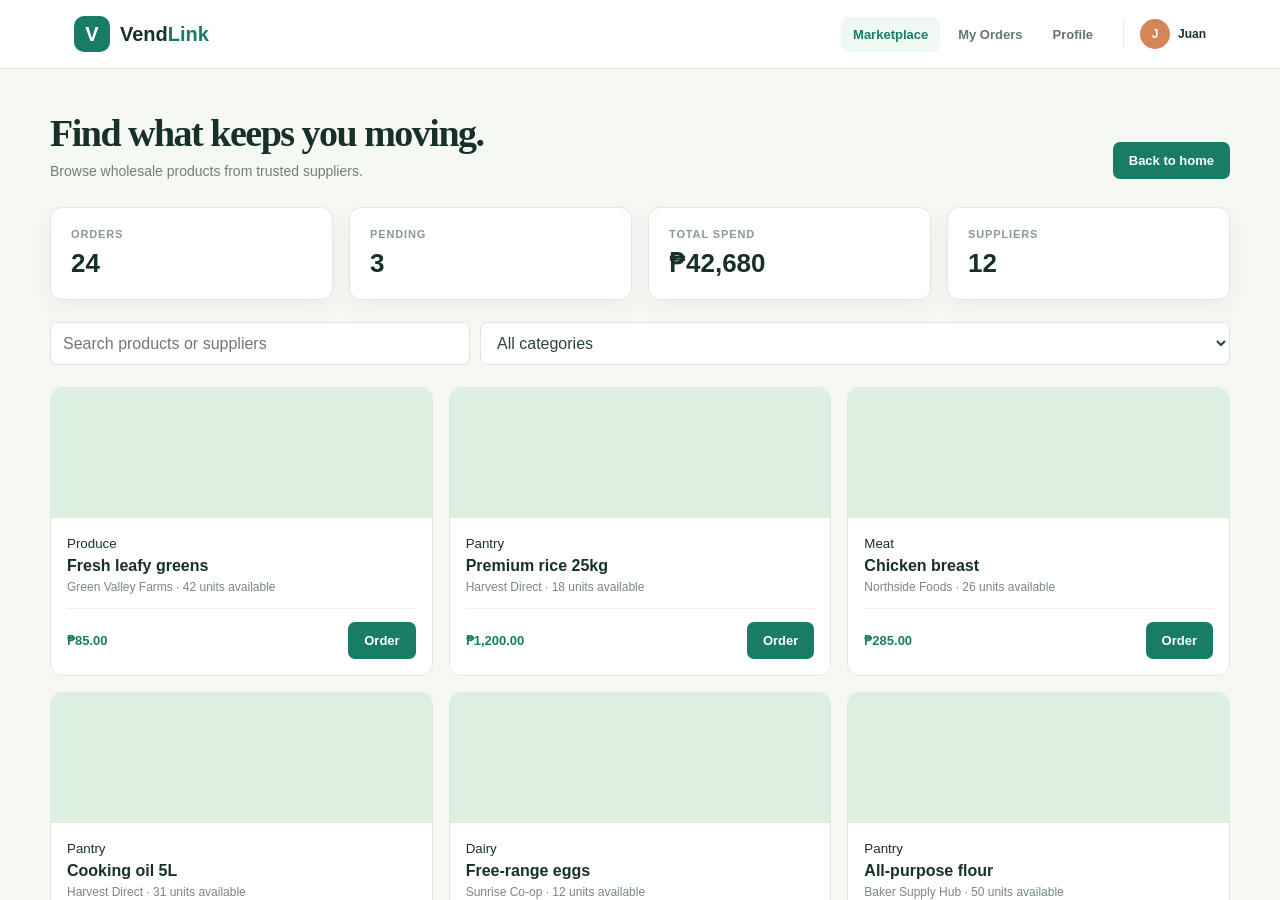
<file: vendor.html>
<!doctype html><html lang="en"><head><meta charset="utf-8"><meta http-equiv="refresh" content="0;url=marketplace.html"><meta name="viewport" content="width=device-width,initial-scale=1"><title>Vendor Marketplace | VendLink</title><link rel="canonical" href="marketplace.html"></head><body><p>Opening the <a href="marketplace.html">VendLink marketplace</a>...</p></body></html>
</file>
<file: assets/css/style.css>
/*
   VendLink Offline Styling
   Compatible with the existing PHP/HTML/JS structure.
*/

:root {
  --primary: #2563eb;
  --primary-hover: #1d4ed8;
  --primary-soft: #eff6ff;
  --bg-slate: #f8fafc;
  --bg-soft: #f1f5f9;
  --surface: #ffffff;
  --surface-alt: #f8fafc;
  --text: #0f172a;
  --text-strong: #1e293b;
  --text-muted: #64748b;
  --text-soft: #94a3b8;
  --border: #e2e8f0;
  --border-soft: #f1f5f9;
  --success: #10b981;
  --success-soft: #d1fae5;
  --success-text: #065f46;
  --warning: #f59e0b;
  --warning-soft: #fef3c7;
  --warning-text: #92400e;
  --danger: #ef4444;
  --danger-soft: #fee2e2;
  --danger-text: #991b1b;
  --shadow-sm: 0 1px 2px 0 rgba(15, 23, 42, 0.05);
  --shadow-md: 0 10px 20px rgba(15, 23, 42, 0.08);
  --shadow-xl: 0 20px 40px rgba(15, 23, 42, 0.12);
  --shadow-2xl: 0 30px 70px rgba(15, 23, 42, 0.18);
}

* { box-sizing: border-box; }
html { scroll-behavior: smooth; }
body {
  margin: 0;
  background: var(--bg-slate);
  color: var(--text);
  font-family: -apple-system, BlinkMacSystemFont, "Segoe UI", Roboto, Helvetica, Arial, sans-serif;
  line-height: 1.5;
  -webkit-font-smoothing: antialiased;
  text-rendering: optimizeLegibility;
}

.auth-page {
  display: flex;
  flex-direction: column;
  justify-content: center;
  min-height: 100vh;
  padding: 3rem 1.5rem 1.25rem;
  background-color: #eef4f8;
  background-image: linear-gradient(rgba(37, 99, 235, 0.07) 1px, transparent 1px), linear-gradient(90deg, rgba(37, 99, 235, 0.07) 1px, transparent 1px), radial-gradient(circle at 15% 15%, rgba(245, 158, 11, 0.2), transparent 28rem), radial-gradient(circle at 85% 85%, rgba(37, 99, 235, 0.16), transparent 32rem);
  background-size: 2rem 2rem, 2rem 2rem, auto, auto;
}

.auth-layout {
  display: grid;
  grid-template-columns: minmax(0, 1fr) minmax(20rem, 28rem);
  align-items: center;
  gap: clamp(3rem, 8vw, 8rem);
  width: 100%;
  max-width: 70rem;
  margin: auto;
}
.auth-intro { max-width: 34rem; padding: 1rem 0; }
.auth-intro-kicker {
  display: inline-flex;
  align-items: center;
  gap: 0.5rem;
  color: var(--primary-hover);
  font-size: 0.75rem;
  font-weight: 800;
  letter-spacing: 0.08em;
  text-transform: uppercase;
}
.auth-intro-dot { width: 0.5rem; height: 0.5rem; background: #f59e0b; border-radius: 50%; box-shadow: 0 0 0 0.25rem rgba(245, 158, 11, 0.15); }
.auth-intro h1 { margin: 1.25rem 0 1rem; color: var(--text); font-size: clamp(2.75rem, 5vw, 4.5rem); font-weight: 900; line-height: 0.98; letter-spacing: -0.04em; }
.auth-intro h1 span { color: var(--primary); }
.auth-intro > p { max-width: 31rem; margin: 0; color: var(--text-muted); font-size: 1.0625rem; line-height: 1.65; }
.auth-benefits { display: grid; gap: 1rem; margin-top: 2.25rem; }
.auth-benefits > div { display: flex; align-items: center; gap: 0.75rem; }
.auth-benefit-icon { display: inline-flex; align-items: center; justify-content: center; width: 2.25rem; height: 2.25rem; flex-shrink: 0; color: var(--primary); background: rgba(255, 255, 255, 0.8); border: 1px solid rgba(226, 232, 240, 0.9); border-radius: 0.75rem; box-shadow: var(--shadow-sm); }
.auth-benefits strong, .auth-benefits small { display: block; }
.auth-benefits strong { color: var(--text-strong); font-size: 0.875rem; }
.auth-benefits small { margin-top: 0.125rem; color: var(--text-muted); font-size: 0.75rem; }

body[data-site-background="ocean"] { background-color: #e8f3fb; background-image: linear-gradient(rgba(14, 116, 144, 0.08) 1px, transparent 1px), linear-gradient(90deg, rgba(14, 116, 144, 0.08) 1px, transparent 1px), radial-gradient(circle at 20% 10%, rgba(14, 165, 233, 0.2), transparent 30rem), radial-gradient(circle at 85% 90%, rgba(37, 99, 235, 0.16), transparent 32rem); background-size: 2rem 2rem, 2rem 2rem, auto, auto; }
body[data-site-background="meadow"] { background-color: #edf7f1; background-image: linear-gradient(rgba(5, 150, 105, 0.07) 1px, transparent 1px), linear-gradient(90deg, rgba(5, 150, 105, 0.07) 1px, transparent 1px), radial-gradient(circle at 15% 15%, rgba(34, 197, 94, 0.18), transparent 28rem), radial-gradient(circle at 85% 85%, rgba(16, 185, 129, 0.14), transparent 32rem); background-size: 2rem 2rem, 2rem 2rem, auto, auto; }
body[data-site-background="sunset"] { background-color: #fff4e8; background-image: linear-gradient(rgba(217, 119, 6, 0.07) 1px, transparent 1px), linear-gradient(90deg, rgba(217, 119, 6, 0.07) 1px, transparent 1px), radial-gradient(circle at 15% 15%, rgba(245, 158, 11, 0.2), transparent 28rem), radial-gradient(circle at 85% 85%, rgba(239, 68, 68, 0.12), transparent 32rem); background-size: 2rem 2rem, 2rem 2rem, auto, auto; }

.auth-card { box-shadow: 0 24px 60px rgba(15, 23, 42, 0.14); animation: page-enter 0.45s ease both; }
.auth-card button[type="submit"] { transition: transform 0.2s ease, box-shadow 0.2s ease, background-color 0.15s ease; }
.auth-card button[type="submit"]:hover { transform: translateY(-2px); box-shadow: 0 14px 24px rgba(37, 99, 235, 0.25); }
.auth-card-header { border-bottom: 1px solid #f1f5f9; }
.auth-logo { position: relative; overflow: hidden; }
.auth-logo::after { content: ''; position: absolute; width: 4rem; height: 1rem; right: -1.25rem; bottom: 0.4rem; background: rgba(255, 255, 255, 0.2); transform: rotate(-45deg); }
.auth-subtitle { max-width: 18rem; margin-left: auto; margin-right: auto; line-height: 1.4; }

.role-vendor {
  --primary: #2563eb;
  --primary-hover: #1d4ed8;
  --primary-soft: #eff6ff;
}

.role-supplier {
  --primary: #059669;
  --primary-hover: #047857;
  --primary-soft: #ecfdf5;
}

.role-admin {
  --primary: #d97706;
  --primary-hover: #b45309;
  --primary-soft: #fffbeb;
}

.role-vendor .page-shell { border-top: 4px solid #2563eb; }
.role-supplier .page-shell { border-top: 4px solid #059669; }
.role-admin .page-shell { border-top: 4px solid #d97706; }
.role-admin .marketplace-overview,
.role-admin .marketplace-summary { display: none; }

.page-shell {
  margin-top: 2rem;
  margin-bottom: 2rem;
  background: rgba(255, 255, 255, 0.86);
  border: 1px solid rgba(226, 232, 240, 0.9);
  border-radius: 1.25rem;
  box-shadow: 0 16px 40px rgba(15, 23, 42, 0.07);
  animation: page-enter 0.45s ease both;
}

.page-shell > * { animation: content-enter 0.45s ease both; }
.page-shell > *:nth-child(2) { animation-delay: 0.06s; }
.page-shell > *:nth-child(3) { animation-delay: 0.12s; }
.page-shell .overview-stat-card,
.page-shell .summary-stat,
.page-shell .bg-white.rounded-2xl { transition: transform 0.2s ease, box-shadow 0.2s ease; }
.page-shell .overview-stat-card:hover,
.page-shell .summary-stat:hover,
.page-shell .bg-white.rounded-2xl:hover { transform: translateY(-3px); box-shadow: var(--shadow-md); }

.site-footer { padding: 0 1.5rem 1.5rem; }
.site-footer-inner { display: flex; align-items: center; justify-content: space-between; gap: 1.5rem; width: 100%; max-width: 80rem; margin: 0 auto; padding: 1.25rem 0 0; border-top: 1px solid rgba(148, 163, 184, 0.25); }
.site-footer-brand, .site-footer-meta { display: flex; align-items: center; gap: 0.625rem; }
.site-footer-mark { display: inline-flex; align-items: center; justify-content: center; width: 2rem; height: 2rem; color: var(--primary); background: var(--primary-soft); border-radius: 0.625rem; }
.site-footer-brand strong { color: var(--text-strong); font-size: 0.875rem; }
.site-footer-brand strong span { color: var(--primary); }
.site-footer-brand p { margin: 0.125rem 0 0; color: var(--text-muted); font-size: 0.6875rem; }
.site-footer-meta { color: var(--text-muted); font-size: 0.6875rem; }
.auth-footer { display: flex; justify-content: center; gap: 1.5rem; flex-wrap: wrap; padding-top: 2rem; color: var(--text-muted); font-size: 0.6875rem; }

@keyframes page-enter { from { opacity: 0; transform: translateY(0.75rem); } to { opacity: 1; transform: translateY(0); } }
@keyframes content-enter { from { opacity: 0; transform: translateY(0.5rem); } to { opacity: 1; transform: translateY(0); } }

a { color: inherit; text-decoration: none; }
img { display: block; max-width: 100%; }
svg { display: block; }
button, input, select, textarea { font: inherit; }
button { cursor: pointer; }

.hidden { display: none !important; }
.block { display: block; }
.inline-block { display: inline-block; }
.flex { display: flex; }
.inline-flex { display: inline-flex; }
.grid { display: grid; }
.table { display: table; width: 100%; border-collapse: collapse; }

.flex-col { flex-direction: column; }
.items-center { align-items: center; }
.items-start { align-items: flex-start; }
.items-end { align-items: flex-end; }
.justify-between { justify-content: space-between; }
.justify-center { justify-content: center; }
.justify-end { justify-content: flex-end; }
.flex-1 { flex: 1 1 0%; }
.shrink-0 { flex-shrink: 0; }
.gap-1 { gap: 0.25rem; }
.gap-1\.5 { gap: 0.375rem; }
.gap-2 { gap: 0.5rem; }
.gap-2\.5 { gap: 0.625rem; }
.gap-3 { gap: 0.75rem; }
.gap-4 { gap: 1rem; }
.gap-5 { gap: 1.25rem; }
.gap-6 { gap: 1.5rem; }

.grid-cols-1 { grid-template-columns: repeat(1, minmax(0, 1fr)); }
.grid-cols-2 { grid-template-columns: repeat(2, minmax(0, 1fr)); }

.space-y-1 > * + * { margin-top: 0.25rem; }
.space-y-2 > * + * { margin-top: 0.5rem; }
.space-y-3 > * + * { margin-top: 0.75rem; }
.space-y-4 > * + * { margin-top: 1rem; }
.space-y-8 > * + * { margin-top: 2rem; }

.max-w-7xl { max-width: 80rem; }
.max-w-md { max-width: 28rem; }
.max-w-lg { max-width: 32rem; }
.mx-auto { margin-left: auto; margin-right: auto; }
.min-h-screen { min-height: 100vh; }
.w-full { width: 100%; }
.h-full { height: 100%; }
.w-px { width: 1px; }
.h-6 { height: 1.5rem; }
.h-8 { height: 2rem; }
.h-9 { height: 2.25rem; }
.h-10 { height: 2.5rem; }
.h-12 { height: 3rem; }
.h-28 { height: 7rem; }
.h-44 { height: 11rem; }
.w-3 { width: 0.75rem; }
.w-3\.5 { width: 0.875rem; }
.w-4 { width: 1rem; }
.w-5 { width: 1.25rem; }
.w-6 { width: 1.5rem; }
.w-8 { width: 2rem; }
.w-9 { width: 2.25rem; }
.w-10 { width: 2.5rem; }
.w-12 { width: 3rem; }
.w-28 { width: 7rem; }
.w-32 { width: 8rem; }

.h-3 { height: 0.75rem; }
.h-3\.5 { height: 0.875rem; }
.h-4 { height: 1rem; }
.h-5 { height: 1.25rem; }
.h-6 { height: 1.5rem; }
.h-7 { height: 1.75rem; }
.h-8 { height: 2rem; }
.h-9 { height: 2.25rem; }
.h-10 { height: 2.5rem; }
.h-12 { height: 3rem; }
.h-28 { height: 7rem; }

.rounded-lg { border-radius: 0.5rem; }
.rounded-xl { border-radius: 0.75rem; }
.rounded-2xl { border-radius: 1rem; }
.rounded-full { border-radius: 9999px; }

.border { border: 1px solid var(--border); }
.border-b { border-bottom: 1px solid var(--border); }
.border-t { border-top: 1px solid var(--border); }
.border-2 { border-width: 2px; }
.border-dashed { border-style: dashed; }
.border-slate-100 { border-color: var(--border-soft); }
.border-slate-200 { border-color: var(--border); }
.border-transparent { border-color: transparent; }
.border-blue-600 { border-color: var(--primary); }
.border-slate-200\/80 { border-color: rgba(226, 232, 240, 0.8); }

.bg-white { background-color: var(--surface); }
.bg-slate-50 { background-color: var(--bg-slate); }
.bg-slate-100 { background-color: var(--bg-soft); }
.bg-slate-200 { background-color: #e2e8f0; }
.bg-blue-50 { background-color: var(--primary-soft); }
.bg-blue-100 { background-color: #dbeafe; }
.bg-blue-600 { background-color: var(--primary); }
.bg-blue-700 { background-color: var(--primary-hover); }
.bg-red-50 { background-color: #fef2f2; }
.bg-red-100 { background-color: var(--danger-soft); }
.bg-red-500 { background-color: var(--danger); }
.bg-red-600 { background-color: #dc2626; }
.bg-emerald-50 { background-color: #ecfdf5; }
.bg-emerald-100 { background-color: var(--success-soft); }
.bg-emerald-600 { background-color: var(--success); }
.bg-amber-50 { background-color: #fffbeb; }
.bg-amber-100 { background-color: var(--warning-soft); }
.bg-amber-500 { background-color: var(--warning); }
.bg-slate-900\/50 { background-color: rgba(15, 23, 42, 0.5); }
.bg-slate-900\/60 { background-color: rgba(15, 23, 42, 0.6); }

.shadow-sm { box-shadow: var(--shadow-sm); }
.shadow-md { box-shadow: var(--shadow-md); }
.shadow-xl { box-shadow: var(--shadow-xl); }
.shadow-2xl { box-shadow: var(--shadow-2xl); }

.text-xs { font-size: 0.75rem; }
.text-sm { font-size: 0.875rem; }
.text-base { font-size: 1rem; }
.text-lg { font-size: 1.125rem; }
.text-xl { font-size: 1.25rem; }
.text-2xl { font-size: 1.5rem; }
.text-3xl { font-size: 1.875rem; }
.text-\[10px\] { font-size: 0.625rem; }
.text-\[11px\] { font-size: 0.6875rem; }

.font-medium { font-weight: 500; }
.font-semibold { font-weight: 600; }
.font-bold { font-weight: 700; }
.font-black { font-weight: 900; }
.uppercase { text-transform: uppercase; }
.tracking-tight { letter-spacing: -0.025em; }
.tracking-wider { letter-spacing: 0.05em; }

.text-white { color: #fff; }
.text-slate-900 { color: var(--text); }
.text-slate-800 { color: var(--text-strong); }
.text-slate-700 { color: #334155; }
.text-slate-600 { color: #475569; }
.text-slate-500 { color: var(--text-muted); }
.text-slate-400 { color: var(--text-soft); }
.text-slate-300 { color: #cbd5e1; }
.text-blue-600 { color: var(--primary); }
.text-blue-700 { color: var(--primary-hover); }
.text-red-500 { color: var(--danger); }
.text-red-600 { color: #dc2626; }
.text-red-700 { color: var(--danger-text); }
.text-emerald-600 { color: var(--success); }
.text-emerald-700 { color: var(--success-text); }
.text-amber-700 { color: var(--warning-text); }
.text-amber-600 { color: var(--warning); }

.p-3 { padding: 0.75rem; }
.p-4 { padding: 1rem; }
.p-5 { padding: 1.25rem; }
.p-6 { padding: 1.5rem; }
.p-8 { padding: 2rem; }
.px-2 { padding-left: 0.5rem; padding-right: 0.5rem; }
.px-2\.5 { padding-left: 0.625rem; padding-right: 0.625rem; }
.px-3 { padding-left: 0.75rem; padding-right: 0.75rem; }
.px-3\.5 { padding-left: 0.875rem; padding-right: 0.875rem; }
.px-4 { padding-left: 1rem; padding-right: 1rem; }
.px-6 { padding-left: 1.5rem; padding-right: 1.5rem; }
.px-8 { padding-left: 2rem; padding-right: 2rem; }
.pl-10 { padding-left: 2.5rem; }
.pr-4 { padding-right: 1rem; }
.py-0\.5 { padding-top: 0.125rem; padding-bottom: 0.125rem; }
.py-1 { padding-top: 0.25rem; padding-bottom: 0.25rem; }
.py-2 { padding-top: 0.5rem; padding-bottom: 0.5rem; }
.py-2\.5 { padding-top: 0.625rem; padding-bottom: 0.625rem; }
.py-3 { padding-top: 0.75rem; padding-bottom: 0.75rem; }
.py-3\.5 { padding-top: 0.875rem; padding-bottom: 0.875rem; }
.py-4 { padding-top: 1rem; padding-bottom: 1rem; }
.py-8 { padding-top: 2rem; padding-bottom: 2rem; }
.py-12 { padding-top: 3rem; padding-bottom: 3rem; }
.pb-8 { padding-bottom: 2rem; }

.mt-0\.5 { margin-top: 0.125rem; }
.mt-1 { margin-top: 0.25rem; }
.mt-2 { margin-top: 0.5rem; }
.mt-3 { margin-top: 0.75rem; }
.mt-4 { margin-top: 1rem; }
.mt-5 { margin-top: 1.25rem; }
.mt-7 { margin-top: 1.75rem; }
.mt-auto { margin-top: auto; }
.mb-1 { margin-bottom: 0.25rem; }
.mb-1\.5 { margin-bottom: 0.375rem; }
.mb-2 { margin-bottom: 0.5rem; }
.mb-3 { margin-bottom: 0.75rem; }
.mb-4 { margin-bottom: 1rem; }
.mb-5 { margin-bottom: 1.25rem; }
.mb-6 { margin-bottom: 1.5rem; }
.mb-8 { margin-bottom: 2rem; }

.mx-2 { margin-left: 0.5rem; margin-right: 0.5rem; }

.overflow-hidden { overflow: hidden; }
.overflow-x-auto { overflow-x: auto; }
.overflow-y-auto { overflow-y: auto; }

.relative { position: relative; }
.absolute { position: absolute; }
.fixed { position: fixed; }
.sticky { position: sticky; }
.top-0 { top: 0; }
.top-3 { top: 0.75rem; }
.top-3\.5 { top: 0.875rem; }
.top-24 { top: 6rem; }
.left-3 { left: 0.75rem; }
.left-3\.5 { left: 0.875rem; }
.inset-0 { inset: 0; }
.z-50 { z-index: 50; }

.backdrop-blur-md { backdrop-filter: blur(10px); }
.backdrop-blur-sm { backdrop-filter: blur(4px); }

.rounded-full { border-radius: 9999px; }
.rounded-lg { border-radius: 0.5rem; }
.rounded-xl { border-radius: 0.75rem; }
.rounded-2xl { border-radius: 1rem; }

.border-collapse { border-collapse: collapse; }
.divide-y > * + * { border-top: 1px solid var(--border-soft); }
.divide-slate-100 > * + * { border-top-color: var(--border-soft); }

.transform { transform: none; }
.transition { transition: all 0.15s ease; }
.hover\:bg-slate-50:hover { background-color: #f8fafc; }
.hover\:bg-blue-700:hover { background-color: var(--primary-hover); }
.hover\:bg-red-600:hover { background-color: #dc2626; }
.hover\:text-slate-900:hover { color: var(--text); }
.hover\:text-blue-600:hover { color: var(--primary); }
.hover\:underline:hover { text-decoration: underline; }
.hover\:shadow-md:hover { box-shadow: var(--shadow-md); }

.focus\:outline-none:focus { outline: none; }
.focus\:ring-2:focus { box-shadow: 0 0 0 3px rgba(37, 99, 235, 0.15); }
.focus\:border-blue-600:focus { border-color: var(--primary); }
.focus\:bg-white:focus { background-color: #fff; }

input, select, textarea {
  width: 100%;
  padding: 0.625rem 0.875rem;
  border-radius: 0.75rem;
  border: 1px solid var(--border);
  background: var(--surface-alt);
  color: var(--text);
  outline: none;
  transition: border-color 0.15s ease, box-shadow 0.15s ease, background-color 0.15s ease;
}

input:focus, select:focus, textarea:focus {
  border-color: var(--primary);
  background: #fff;
  box-shadow: 0 0 0 3px rgba(37, 99, 235, 0.14);
}

textarea { resize: vertical; }

button {
  border: none;
  transition: all 0.15s ease;
}

button:hover { opacity: 0.96; }
button:disabled { opacity: 0.6; cursor: not-allowed; }

body .profile-input {
  width: 100%;
  border: 1px solid var(--border);
  border-radius: 0.75rem;
  background: #f8fafc;
  padding: 0.6875rem 0.875rem 0.6875rem 2.75rem;
  font-size: 0.875rem;
  color: var(--text);
  outline: none;
  transition: border-color 0.15s ease, box-shadow 0.15s ease, background-color 0.15s ease;
}

body .profile-input:focus {
  border-color: var(--primary);
  background: #fff;
  box-shadow: 0 0 0 3px rgba(37, 99, 235, 0.14);
}

body .field-label {
  display: block;
  margin-bottom: 0.375rem;
  font-size: 0.75rem;
  line-height: 1rem;
  font-weight: 700;
  color: #334155;
}

body .field-wrap { position: relative; display: block; }
body .field-icon {
  position: absolute;
  left: 0.875rem;
  top: 0.75rem;
  width: 1rem;
  height: 1rem;
  color: #94a3b8;
  pointer-events: none;
}

body .field-icon.top-3\.5 { top: 0.875rem; }

.status-badge,
.badge,
[data-status-badge] {
  display: inline-flex;
  align-items: center;
  justify-content: center;
  padding: 0.25rem 0.625rem;
  border-radius: 0.5rem;
  font-size: 0.625rem;
  font-weight: 700;
  line-height: 1.2;
  text-transform: uppercase;
  letter-spacing: 0.05em;
}

.status-badge.success,
.badge-success { background: var(--success-soft); color: var(--success-text); }
.status-badge.pending,
.badge-warning { background: var(--warning-soft); color: var(--warning-text); }
.status-badge.danger,
.badge-danger { background: var(--danger-soft); color: var(--danger-text); }
.status-badge.info,
.badge-info { background: #dbeafe; color: #1e40af; }

.bg-blue-50 { background: var(--primary-soft); }
.bg-emerald-50 { background: #ecfdf5; }
.bg-amber-50 { background: #fffbeb; }
.bg-red-50 { background: #fef2f2; }

.border-slate-200 { border-color: var(--border); }

.sticky { position: sticky; }

.nav-link {
  padding: 0.5rem 0.75rem;
  border-radius: 0.5rem;
  font-size: 0.875rem;
  color: #475569;
  background: transparent;
}

.nav-link.active {
  color: var(--primary);
  background: var(--primary-soft);
  font-weight: 700;
}

.mobile-menu-button { display: none; }

.table th,
.table td {
  padding: 0.75rem 1rem;
  vertical-align: middle;
}

button[type="submit"], .btn-primary {
  background: var(--primary);
  color: #fff;
  box-shadow: 0 10px 20px rgba(37, 99, 235, 0.18);
}

button[type="submit"]:hover, .btn-primary:hover { background: var(--primary-hover); }

.btn-secondary {
  background: white;
  border: 1px solid var(--border);
  color: var(--text-strong);
}

.btn-danger {
  background: var(--danger);
  color: white;
}

@media (min-width: 640px) {
  .sm\:flex-row { flex-direction: row; }
  .sm\:items-center { align-items: center; }
  .sm\:w-80 { width: 20rem; }
  .sm\:grid-cols-2 { grid-template-columns: repeat(2, minmax(0, 1fr)); }
  .sm\:grid-cols-3 { grid-template-columns: repeat(3, minmax(0, 1fr)); }
}

@media (min-width: 768px) {
  .md\:grid-cols-2 { grid-template-columns: repeat(2, minmax(0, 1fr)); }
  .md\:col-span-2 { grid-column: span 2 / span 2; }
  .md\:flex-row { flex-direction: row; }
  .md\:items-end { align-items: flex-end; }
}

@media (min-width: 1024px) {
  .lg\:grid-cols-2 { grid-template-columns: repeat(2, minmax(0, 1fr)); }
  .lg\:grid-cols-4 { grid-template-columns: repeat(4, minmax(0, 1fr)); }
  .lg\:sticky { position: sticky; }
  .lg\:top-24 { top: 6rem; }
  .lg\:grid-cols-\[18rem_minmax\(0\,1fr\)\] {
    grid-template-columns: 18rem minmax(0, 1fr);
  }
}

@media (min-width: 1280px) {
  .xl\:grid-cols-4 { grid-template-columns: repeat(4, minmax(0, 1fr)); }
}

@media (max-width: 767px) {
  .mobile-stack { width: 100%; }

  .page-shell { margin-top: 1rem; margin-bottom: 1rem; border-radius: 1rem; }

  .site-header-inner { min-height: 4rem; height: auto; flex-wrap: wrap; padding-top: 0.75rem; padding-bottom: 0.75rem; }
  .mobile-menu-button {
    display: inline-flex;
    align-items: center;
    justify-content: center;
    width: 2.5rem;
    height: 2.5rem;
    color: var(--text-strong);
    background: var(--bg-soft);
    border: 1px solid var(--border);
    border-radius: 0.625rem;
  }
  .mobile-menu-button:focus-visible { outline: 3px solid rgba(37, 99, 235, 0.2); outline-offset: 2px; }
  .primary-navigation { display: none; width: 100%; flex-direction: column; align-items: stretch; gap: 0.25rem; padding: 0.75rem 0 0.25rem; }
  .primary-navigation.is-open { display: flex; }
  .primary-navigation .nav-link { width: 100%; min-height: 2.75rem; padding: 0.75rem; }
  .primary-navigation > div { width: 100%; }
  .primary-navigation .logout-button { width: 100%; min-height: 2.75rem; margin-top: 0.25rem; }
  .primary-navigation .h-6 { display: none; }
  .primary-navigation .flex.items-center.gap-3 { justify-content: space-between; }
}

button .animate-spin {
  animation: spin 0.9s linear infinite;
}

@keyframes spin {
  from { transform: rotate(0deg); }
  to { transform: rotate(360deg); }
}

.text-left { text-align: left; }
.text-center { text-align: center; }
.text-right { text-align: right; }

.whitespace-nowrap { white-space: nowrap; }
.truncate { overflow: hidden; text-overflow: ellipsis; white-space: nowrap; }

.cursor-pointer { cursor: pointer; }

.pointer-events-none { pointer-events: none; }

.hidden { display: none !important; }

.object-cover { object-fit: cover; }

.line-clamp-2 {
  display: -webkit-box; -webkit-line-clamp: 2; -webkit-box-orient: vertical; overflow: hidden;
}

.bg-slate-50\/75 { background: rgba(248, 250, 252, 0.75); }
.bg-slate-100\/75 { background: rgba(241, 245, 249, 0.75); }
.bg-slate-200\/80 { background: rgba(226, 232, 240, 0.8); }

.max-h-\[500px\] { max-height: 500px; }

.checkout-modal-panel {
  width: 100% !important;
  max-width: 40rem !important;
  padding: 2.5rem !important;
  max-height: calc(100vh - 2rem) !important;
  overflow-y: auto !important;
  transform: none !important;
  transform-origin: center !important;
  color: var(--text);
  font-size: 0.9375rem;
  line-height: 1.45;
}

.checkout-modal-panel h3 {
  font-size: 1.125rem;
  line-height: 1.35;
}
.checkout-modal-panel label {
  color: var(--text-strong);
  font-size: 0.8125rem;
  font-weight: 800;
  line-height: 1.35;
}
.checkout-modal-panel input,
.checkout-modal-panel textarea {
  font-size: 0.9375rem;
  line-height: 1.45;
}
.checkout-modal-panel input::placeholder,
.checkout-modal-panel textarea::placeholder { color: #64748b; opacity: 1; }
.checkout-form { display: flex; flex-direction: column; gap: 1.25rem; }
.checkout-product-card { line-height: 1.35; }
.checkout-product-card #modalUnitPrice { font-size: 1.0625rem; }
.checkout-product-card #modalStock { font-size: 0.8125rem; }
.checkout-payment p { line-height: 1.35; }
.checkout-total > div { line-height: 1.4; }
.checkout-total #modalTotalPayable { font-size: 1.375rem; }
.checkout-actions button { font-size: 0.875rem; line-height: 1.35; }
.checkout-section-heading {
  display: flex;
  align-items: center;
  gap: 0.75rem;
  margin-top: 0.25rem;
  color: var(--text-strong);
}
.checkout-section-heading > span {
  display: inline-flex;
  align-items: center;
  justify-content: center;
  width: 1.75rem;
  height: 1.75rem;
  flex-shrink: 0;
  border-radius: 50%;
  background: var(--primary-soft);
  color: var(--primary);
  font-size: 0.8125rem;
  font-weight: 900;
}
.checkout-section-heading strong,
.checkout-section-heading small { display: block; }
.checkout-section-heading strong { font-size: 0.9375rem; line-height: 1.3; }
.checkout-section-heading small { margin-top: 0.125rem; color: var(--text-muted); font-size: 0.8125rem; line-height: 1.3; }
.checkout-helper { margin: 0.5rem 0 0; color: var(--text-muted); font-size: 0.8125rem; }
.checkout-helper span { color: var(--text-strong); font-weight: 700; }
.checkout-field { margin-top: 0.25rem; }
.checkout-field label { display: block; margin-bottom: 0.625rem; }
.checkout-payment { margin-top: 0.125rem; padding: 1rem !important; }
.checkout-total { margin-top: 0.125rem; padding-top: 1.25rem !important; }
.checkout-actions { margin-top: 0.125rem; padding-top: 0.5rem !important; }

.marketplace-overview,
.marketplace-summary {
  border-top: 3px solid var(--primary);
  padding-top: 1rem;
}

.overview-stat-card,
.summary-stat {
  display: flex;
  align-items: center;
  gap: 0.75rem;
  min-height: 5.25rem;
  padding: 1rem 1.125rem;
  background: var(--surface);
  border: 1px solid var(--border);
  border-radius: 0.875rem;
  box-shadow: var(--shadow-sm);
}

.overview-stat-card svg,
.summary-stat svg { flex-shrink: 0; }
.overview-stat-blue svg { color: var(--primary); }
.overview-stat-amber svg { color: var(--warning); }
.overview-stat-green svg { color: var(--success); }
.overview-stat-label {
  color: var(--text-muted);
  font-size: 0.6875rem;
  font-weight: 700;
  letter-spacing: 0.05em;
  text-transform: uppercase;
}
.overview-stat-value {
  margin-top: 0.125rem;
  color: var(--text);
  font-size: 1.375rem;
  font-weight: 900;
  line-height: 1.2;
}
.summary-empty {
  grid-column: 1 / -1;
  padding: 1.25rem;
  color: var(--text-muted);
  background: var(--surface);
  border: 1px dashed var(--border);
  border-radius: 0.875rem;
  text-align: center;
  font-size: 0.875rem;
}
.checkout-kicker {
  color: var(--primary);
  font-size: 0.75rem;
  font-weight: 800;
  letter-spacing: 0.08em;
  text-transform: uppercase;
}
.checkout-product-card {
  background: var(--bg-soft);
  border: 1px solid var(--border);
}
.checkout-total {
  font-size: 0.9375rem;
}

@media (max-width: 639px) {
  .checkout-form { gap: 1rem; }
  .auth-page { align-items: flex-start; padding-top: 1.5rem; padding-bottom: 1.5rem; }
  .auth-card { max-height: none; }
  .checkout-modal-panel {
    max-height: calc(100vh - 1rem) !important;
    padding: 1.25rem !important;
  }
}

@media (max-width: 800px) {
  .auth-page { justify-content: flex-start; padding-top: 2rem; }
  .auth-layout { grid-template-columns: 1fr; gap: 2rem; max-width: 30rem; }
  .auth-intro { padding: 0; text-align: center; }
  .auth-intro h1 { font-size: clamp(2.75rem, 12vw, 4rem); }
  .auth-intro > p { margin-left: auto; margin-right: auto; }
  .auth-benefits { max-width: 22rem; margin-left: auto; margin-right: auto; text-align: left; }
  .auth-footer { padding-top: 1.5rem; }
}

@media (max-width: 767px) {
  .site-footer { padding: 0 1rem 1rem; }
  .site-footer-inner { align-items: flex-start; flex-direction: column; gap: 0.75rem; }
  .site-footer-meta { align-items: flex-start; flex-direction: column; gap: 0.375rem; }
}

.pb-4 { padding-bottom: 1rem; }
.pt-4 { padding-top: 1rem; }
.pt-2 { padding-top: 0.5rem; }
.pt-3 { padding-top: 0.75rem; }

.shadow-blue-500\/20 { box-shadow: 0 10px 20px rgba(37, 99, 235, 0.2); }

.scroll-mt-24 { scroll-margin-top: 6rem; }

.focus\:ring-2:focus {
  box-shadow: 0 0 0 3px rgba(37, 99, 235, 0.12);
}

body [class*="bg-slate-900/50"] { background-color: rgba(15, 23, 42, 0.5); }
body [class*="bg-slate-900/60"] { background-color: rgba(15, 23, 42, 0.6); }

/* Public landing page */
.landing-page { min-height: 100vh; overflow-x: hidden; color: #13251f; background: #f6f8f3; font-family: Georgia, "Times New Roman", serif; }
.landing-page a { text-decoration: none; }
.landing-nav { display: flex; align-items: center; justify-content: space-between; max-width: 76rem; margin: 0 auto; padding: 1.5rem 2.5rem; }
.landing-brand { display: inline-flex; align-items: center; gap: .625rem; color: #13251f; font-family: "Trebuchet MS", sans-serif; font-size: 1.25rem; font-weight: 900; letter-spacing: -.04em; }
.landing-brand > span:last-child > span, .landing-auth-card h2 > span { color: #187c67; }
.landing-brand-mark { display: inline-flex; align-items: center; justify-content: center; width: 2.25rem; height: 2.25rem; color: #fff; background: #187c67; border-radius: .75rem; box-shadow: 0 8px 16px rgba(24, 124, 103, .2); }
.landing-nav-links { display: flex; align-items: center; gap: 2rem; font-family: "Trebuchet MS", sans-serif; font-size: .8rem; font-weight: 700; }
.landing-nav-links > a { color: #60706a; transition: color .2s ease; }
.landing-nav-links > a:hover { color: #187c67; }
.landing-nav-cta { display: inline-flex; align-items: center; gap: .375rem; padding: .65rem 1rem; color: #fff !important; background: #13251f; border-radius: .5rem; }
.landing-hero { display: grid; grid-template-columns: minmax(0, 1fr) minmax(28rem, 1fr); align-items: center; gap: clamp(2rem, 6vw, 7rem); max-width: 76rem; min-height: 41rem; margin: 0 auto; padding: 3.5rem 2.5rem 5rem; }
.landing-hero-copy { position: relative; z-index: 1; max-width: 35rem; }
.landing-eyebrow { display: inline-flex; align-items: center; gap: .5rem; color: #187c67; font-family: "Trebuchet MS", sans-serif; font-size: .68rem; font-weight: 900; letter-spacing: .13em; text-transform: uppercase; }
.landing-eyebrow > span { width: .45rem; height: .45rem; background: #e6a43b; border-radius: 50%; box-shadow: 0 0 0 .25rem rgba(230, 164, 59, .16); }
.landing-hero h1 { margin: 1.25rem 0 1.25rem; color: #13251f; font-size: clamp(3.2rem, 5.5vw, 5.25rem); font-weight: 700; line-height: .98; letter-spacing: -.055em; }
.landing-hero h1 em, .landing-section-heading h2 em { color: #187c67; font-style: italic; }
.landing-lede { max-width: 31rem; margin: 0; color: #687871; font-family: "Trebuchet MS", sans-serif; font-size: 1rem; line-height: 1.7; }
.landing-actions { display: flex; align-items: center; gap: 1rem; margin-top: 2rem; font-family: "Trebuchet MS", sans-serif; }
.landing-button { display: inline-flex; align-items: center; gap: .5rem; min-height: 2.9rem; padding: .75rem 1.15rem; border-radius: .45rem; font-size: .78rem; font-weight: 800; transition: transform .2s ease, box-shadow .2s ease; }
.landing-button:hover { transform: translateY(-2px); }
.landing-button-primary { color: #fff; background: #187c67; box-shadow: 0 10px 20px rgba(24, 124, 103, .2); }
.landing-button-quiet { color: #52645d; }
.landing-proof { display: flex; align-items: center; gap: .75rem; margin-top: 2.8rem; color: #82908a; font-family: "Trebuchet MS", sans-serif; font-size: .7rem; line-height: 1.45; }
.landing-proof strong { color: #40534b; }
.landing-avatars { display: flex; }
.landing-avatars span { display: inline-flex; align-items: center; justify-content: center; width: 1.8rem; height: 1.8rem; margin-left: -.35rem; color: #fff; border: 2px solid #f6f8f3; border-radius: 50%; background: #d48656; font-size: .52rem; font-weight: 900; }
.landing-avatars span:first-child { margin-left: 0; background: #187c67; }.landing-avatars span:nth-child(2) { background: #e6a43b; }
.inventory-scene { position: relative; min-height: 30rem; display: flex; align-items: center; justify-content: center; }
.inventory-orbit { position: absolute; border: 1px solid rgba(24, 124, 103, .13); border-radius: 50%; transform: rotate(-18deg); }.inventory-orbit-one { width: 29rem; height: 19rem; }.inventory-orbit-two { width: 22rem; height: 30rem; transform: rotate(28deg); }
.inventory-window { position: relative; z-index: 1; width: min(100%, 31rem); overflow: hidden; border: 1px solid rgba(26, 58, 48, .12); border-radius: 1rem; background: #fff; box-shadow: 0 30px 70px rgba(21, 60, 48, .16); transform: rotate(2deg); }
.inventory-window-top { display: flex; align-items: center; gap: .75rem; height: 2.6rem; padding: 0 1rem; border-bottom: 1px solid #edf0ec; background: #fafbf8; font-family: "Trebuchet MS", sans-serif; font-size: .58rem; }.window-dots { display: flex; gap: .25rem; }.window-dots i { width: .4rem; height: .4rem; border-radius: 50%; background: #d9e0da; }.window-dots i:first-child { background: #edaa5b; }.window-title { color: #506058; font-weight: 800; }.window-date { margin-left: auto; color: #a0aaa4; }
.inventory-window-body { padding: 1.35rem; }.inventory-heading { display: flex; justify-content: space-between; align-items: flex-start; }.inventory-heading small { color: #8e9b94; font-family: "Trebuchet MS", sans-serif; font-size: .55rem; font-weight: 900; letter-spacing: .1em; }.inventory-heading h2 { margin: .35rem 0 1.25rem; color: #193128; font-size: 1.5rem; letter-spacing: -.04em; }.inventory-bell { display: inline-flex; padding: .5rem; color: #187c67; background: #eef7f2; border-radius: .55rem; }
.inventory-search { display: flex; align-items: center; gap: .55rem; padding: .7rem .8rem; color: #9aa8a0; border: 1px solid #e7ece7; border-radius: .45rem; font-family: "Trebuchet MS", sans-serif; font-size: .65rem; }.inventory-search kbd { margin-left: auto; padding: .15rem .35rem; color: #87948e; background: #f1f4f0; border-radius: .25rem; font-size: .58rem; }.inventory-label-row { display: flex; justify-content: space-between; align-items: center; margin: 1.25rem 0 .65rem; font-family: "Trebuchet MS", sans-serif; font-size: .68rem; }.inventory-label-row strong { color: #34473e; }.inventory-label-row a { display: inline-flex; align-items: center; gap: .2rem; color: #187c67; font-weight: 800; }
.inventory-products { display: grid; gap: .5rem; }.inventory-product { display: flex; align-items: center; gap: .6rem; padding: .55rem; border: 1px solid #edf0ec; border-radius: .55rem; font-family: "Trebuchet MS", sans-serif; }.inventory-product > div:nth-child(2) { display: flex; flex-direction: column; gap: .15rem; }.inventory-product strong { color: #35483f; font-size: .68rem; }.inventory-product small { color: #9aa59f; font-size: .57rem; }.inventory-product b { margin-left: auto; color: #187c67; font-size: .61rem; }.product-art { display: inline-flex; align-items: center; justify-content: center; width: 2.75rem; height: 2.75rem; border-radius: .45rem; }.product-art-greens { color: #187c67; background: #d9f0df; }.product-art-grain { color: #bc7928; background: #f7e5bd; }.inventory-status { display: flex; justify-content: space-between; margin-top: 1rem; color: #91a098; font-family: "Trebuchet MS", sans-serif; font-size: .56rem; }.inventory-status span:first-child { display: inline-flex; align-items: center; gap: .3rem; color: #187c67; font-weight: 800; }
.inventory-float { position: absolute; z-index: 2; right: -1.5rem; bottom: 3.2rem; display: flex; align-items: center; gap: .65rem; padding: .75rem .85rem; color: #52645d; background: #fff; border: 1px solid #e6ece6; border-radius: .65rem; box-shadow: 0 14px 28px rgba(21, 60, 48, .12); font-family: "Trebuchet MS", sans-serif; }.inventory-float small, .inventory-float strong { display: block; }.inventory-float small { color: #93a099; font-size: .55rem; }.inventory-float strong { margin-top: .15rem; color: #344a40; font-size: .64rem; }.inventory-float > svg { color: #187c67; }.float-icon { display: inline-flex; padding: .5rem; color: #187c67; background: #e3f3e9; border-radius: .5rem; }
.landing-ribbon { display: grid; grid-template-columns: repeat(4, 1fr); gap: 1rem; max-width: 76rem; margin: 0 auto; padding: 1.8rem 2.5rem; border-top: 1px solid #e1e8e1; border-bottom: 1px solid #e1e8e1; }.landing-ribbon > div { display: flex; align-items: center; gap: .7rem; padding-left: 1.2rem; border-left: 1px solid #e1e8e1; }.landing-ribbon > div:first-child { padding-left: 0; border-left: 0; }.landing-ribbon svg { flex-shrink: 0; color: #187c67; }.landing-ribbon strong, .landing-ribbon small { display: block; font-family: "Trebuchet MS", sans-serif; }.landing-ribbon strong { color: #31453c; font-size: .73rem; }.landing-ribbon small { margin-top: .15rem; color: #93a099; font-size: .61rem; }
.landing-process { max-width: 76rem; margin: 0 auto; padding: 7rem 2.5rem; }.landing-section-heading { display: flex; align-items: flex-end; justify-content: space-between; gap: 2rem; }.landing-section-heading h2, .access-intro h2 { margin: 1rem 0 0; color: #183128; font-size: clamp(2.2rem, 4vw, 3.5rem); line-height: 1; letter-spacing: -.05em; }.landing-section-heading > p { max-width: 20rem; margin: 0 0 .15rem; color: #75847c; font-family: "Trebuchet MS", sans-serif; font-size: .8rem; line-height: 1.7; }.process-grid { display: grid; grid-template-columns: repeat(3, 1fr); gap: 1rem; margin-top: 3.5rem; }.process-grid article { position: relative; min-height: 14rem; padding: 1.5rem; border-top: 2px solid #187c67; background: #fff; box-shadow: 0 10px 25px rgba(40, 75, 61, .05); }.process-grid article > span { color: #b9c5bd; font-family: "Trebuchet MS", sans-serif; font-size: .68rem; font-weight: 900; }.process-grid article > svg { display: block; width: 1.5rem; height: 1.5rem; margin: 2rem 0 1rem; color: #187c67; }.process-grid h3 { margin: 0; color: #243b31; font-size: 1.35rem; }.process-grid p { max-width: 16rem; margin: .5rem 0 0; color: #85928b; font-family: "Trebuchet MS", sans-serif; font-size: .72rem; line-height: 1.6; }
.access-section { display: grid; grid-template-columns: minmax(0, 1fr) minmax(20rem, 27rem); align-items: center; gap: 6rem; max-width: 76rem; margin: 0 auto; padding: 5.5rem 2.5rem 7rem; border-top: 1px solid #e1e8e1; }.access-intro { max-width: 30rem; }.access-intro p { max-width: 23rem; margin-top: 1.25rem; color: #75847c; font-family: "Trebuchet MS", sans-serif; font-size: .85rem; line-height: 1.7; }.landing-auth-card { overflow: hidden; border: 1px solid #e0e8e1; border-radius: .8rem; background: #fff; box-shadow: 0 20px 50px rgba(30, 75, 57, .12); }.landing-auth-card .auth-card-header { padding: 1.75rem 1.75rem 1.25rem; text-align: left; border-bottom: 1px solid #edf1ec; }.landing-auth-card .auth-logo { display: inline-flex; align-items: center; justify-content: center; width: 2.5rem; height: 2.5rem; margin-bottom: 1rem; color: #fff; background: #187c67; border-radius: .65rem; }.landing-auth-card h2 { margin: 0; color: #20372d; font-size: 1.4rem; letter-spacing: -.04em; }.landing-auth-card .auth-subtitle { margin: .35rem 0 1.25rem; color: #91a098; font-family: "Trebuchet MS", sans-serif; font-size: .68rem; }.auth-tabs { display: flex; gap: .25rem; padding: .25rem; background: #f1f5f0; border-radius: .45rem; font-family: "Trebuchet MS", sans-serif; }.auth-tabs button { flex: 1; padding: .55rem; color: #87948e; border: 0; border-radius: .3rem; background: transparent; font-size: .68rem; font-weight: 800; }.auth-tabs button.active { color: #187c67; background: #fff; box-shadow: 0 2px 8px rgba(24, 70, 51, .08); }.auth-card-body { padding: 1.5rem 1.75rem 1.75rem; }.auth-card-body form { display: grid; gap: .85rem; }.auth-card-body label { display: grid; gap: .35rem; color: #52645d; font-family: "Trebuchet MS", sans-serif; font-size: .66rem; font-weight: 800; }.auth-card-body input, .auth-card-body select { width: 100%; padding: .7rem .75rem; color: #284238; border: 1px solid #dfe7df; border-radius: .4rem; outline: 0; background: #fbfcfa; font-family: "Trebuchet MS", sans-serif; font-size: .72rem; }.auth-card-body input:focus, .auth-card-body select:focus { border-color: #187c67; box-shadow: 0 0 0 3px rgba(24, 124, 103, .1); }.auth-submit { display: inline-flex; align-items: center; justify-content: center; gap: .5rem; margin-top: .3rem; padding: .75rem; color: #fff; border: 0; border-radius: .4rem; background: #187c67; font-family: "Trebuchet MS", sans-serif; font-size: .72rem; font-weight: 800; }.error-box { display: flex; gap: .4rem; align-items: center; margin-bottom: .85rem; padding: .6rem; color: #a33d3d; border: 1px solid #f2d4d4; border-radius: .4rem; background: #fff6f6; font-family: "Trebuchet MS", sans-serif; font-size: .65rem; }
.landing-footer { display: flex; align-items: center; justify-content: space-between; max-width: 76rem; margin: 0 auto; padding: 1.5rem 2.5rem 2rem; border-top: 1px solid #e1e8e1; color: #91a098; font-family: "Trebuchet MS", sans-serif; font-size: .63rem; }.landing-footer .landing-brand { font-size: .85rem; }.landing-footer .landing-brand-mark { width: 1.65rem; height: 1.65rem; border-radius: .45rem; }
@media (max-width: 900px) { .landing-hero { grid-template-columns: 1fr; gap: 3rem; padding-top: 3rem; }.landing-hero-copy { max-width: 40rem; }.inventory-scene { min-height: 27rem; }.access-section { gap: 3rem; } }
@media (max-width: 700px) { .landing-nav { padding: 1.1rem 1.25rem; }.landing-nav-links > a:not(.landing-nav-cta) { display: none; }.landing-hero, .landing-process, .access-section { padding-right: 1.25rem; padding-left: 1.25rem; }.landing-hero h1 { font-size: clamp(2.9rem, 13vw, 4.2rem); }.landing-ribbon { grid-template-columns: repeat(2, 1fr); padding: 1.25rem; }.landing-ribbon > div:nth-child(3) { padding-left: 0; border-left: 0; }.landing-section-heading, .access-section { grid-template-columns: 1fr; display: grid; }.landing-section-heading > p { margin-top: 1.5rem; }.process-grid { grid-template-columns: 1fr; margin-top: 2rem; }.process-grid article { min-height: 0; }.access-section { padding-top: 4rem; padding-bottom: 4rem; }.landing-footer { align-items: flex-start; flex-direction: column; gap: .8rem; padding-right: 1.25rem; padding-left: 1.25rem; }.inventory-float { right: -.25rem; bottom: 1.5rem; }.inventory-window { transform: rotate(0); } }

@media (prefers-reduced-motion: reduce) {
  *, *::before, *::after { animation: none !important; transition: none !important; scroll-behavior: auto !important; }
}
</file>
<file: assets/css/static.css>
*{box-sizing:border-box}body{margin:0;background:#f6f8f3;color:#183128;font-family:Arial,sans-serif}a{color:inherit;text-decoration:none}button,input,select,textarea{font:inherit}.static-shell{max-width:1180px;margin:auto;padding:0 24px}.static-header{background:#fff;border-bottom:1px solid #e3ebe4}.static-header-inner{display:flex;align-items:center;justify-content:space-between;min-height:68px}.static-brand{display:flex;align-items:center;gap:10px;font-weight:900;font-size:20px}.static-brand-mark{display:grid;place-items:center;width:36px;height:36px;border-radius:10px;color:#fff;background:#187c67}.static-brand span span{color:#187c67}.static-nav{display:flex;align-items:center;gap:6px}.static-nav a,.static-nav button{padding:10px 12px;border:0;background:none;color:#65766e;font-size:13px;font-weight:700;cursor:pointer}.static-nav a.active{color:#187c67;background:#eff8f2;border-radius:8px}.static-user{display:flex;align-items:center;gap:8px;margin-left:12px;padding-left:16px;border-left:1px solid #e3ebe4;font-size:12px;font-weight:700}.static-avatar{display:grid;place-items:center;width:30px;height:30px;border-radius:50%;color:#fff;background:#d48656}.static-main{padding:42px 0 70px}.static-heading{display:flex;align-items:end;justify-content:space-between;gap:20px;margin-bottom:28px}.static-heading h1{margin:0;font:700 38px Georgia,serif;letter-spacing:-1.5px}.static-heading p{margin:8px 0 0;color:#718078;font-size:14px}.static-button{display:inline-flex;align-items:center;gap:7px;padding:11px 16px;border:0;border-radius:7px;color:#fff;background:#187c67;font-size:13px;font-weight:800;cursor:pointer}.static-button.secondary{color:#426057;background:#eaf2eb}.static-grid{display:grid;grid-template-columns:repeat(3,1fr);gap:16px}.static-grid.four{grid-template-columns:repeat(4,1fr)}.static-card{padding:20px;border:1px solid #e0e9e1;border-radius:12px;background:#fff;box-shadow:0 8px 22px #284b3d0d}.static-card small{display:block;color:#8a9991;font-size:11px;font-weight:800;letter-spacing:.08em;text-transform:uppercase}.static-card strong{display:block;margin-top:8px;font-size:26px}.toolbar{display:flex;gap:10px;margin:22px 0}.toolbar input,.toolbar select,.form-grid input,.form-grid select,.form-grid textarea{width:100%;padding:11px 12px;border:1px solid #dce7de;border-radius:7px;background:#fff;color:#29473c}.toolbar input{max-width:420px}.products{display:grid;grid-template-columns:repeat(3,1fr);gap:16px}.product{overflow:hidden;border:1px solid #e0e9e1;border-radius:12px;background:#fff}.product-art{display:grid;place-items:center;height:130px;color:#187c67;background:#dcefe0}.product-body{padding:16px}.product-body h3{margin:5px 0;font-size:16px}.product-body p{margin:4px 0;color:#788980;font-size:12px}.product-foot{display:flex;align-items:center;justify-content:space-between;margin-top:14px;padding-top:13px;border-top:1px solid #edf2ed;color:#187c67;font-size:13px;font-weight:800}.table-wrap{overflow:auto;border:1px solid #e0e9e1;border-radius:12px;background:#fff}.static-table{width:100%;border-collapse:collapse;font-size:13px}.static-table th,.static-table td{padding:14px 16px;border-bottom:1px solid #edf2ed;text-align:left}.static-table th{color:#788980;background:#f8fbf8;font-size:11px;text-transform:uppercase}.status{display:inline-block;padding:5px 8px;border-radius:5px;background:#fff3d9;color:#a46c10;font-size:11px;font-weight:800}.status.confirmed{background:#e0efff;color:#24679b}.status.delivered,.status.authorized{background:#dff4e5;color:#207044}.status.cancelled,.status.suspended{background:#ffe2e2;color:#a43e3e}.notice{margin-bottom:18px;padding:12px 14px;border:1px solid #cde5d2;border-radius:8px;color:#286345;background:#effaf1;font-size:13px}.form-grid{display:grid;grid-template-columns:repeat(2,1fr);gap:14px}.form-grid label{display:grid;gap:6px;color:#52675c;font-size:12px;font-weight:800}.form-grid .wide{grid-column:1/-1}.static-footer{padding:22px 0;border-top:1px solid #e0e9e1;color:#829189;font-size:12px}.settings-row{display:flex;gap:10px;flex-wrap:wrap}.settings-row button{padding:10px 13px;border:1px solid #dce7de;border-radius:7px;background:#fff;color:#52675c;cursor:pointer}.settings-row button.selected{border-color:#187c67;color:#187c67;background:#eff8f2}@media(max-width:800px){.static-nav a:not(.active){display:none}.static-user{margin-left:0;padding-left:8px}.static-heading{align-items:flex-start;flex-direction:column}.static-grid,.static-grid.four,.products{grid-template-columns:1fr}.static-main{padding-top:28px}.form-grid{grid-template-columns:1fr}.form-grid .wide{grid-column:auto}}
</file>
